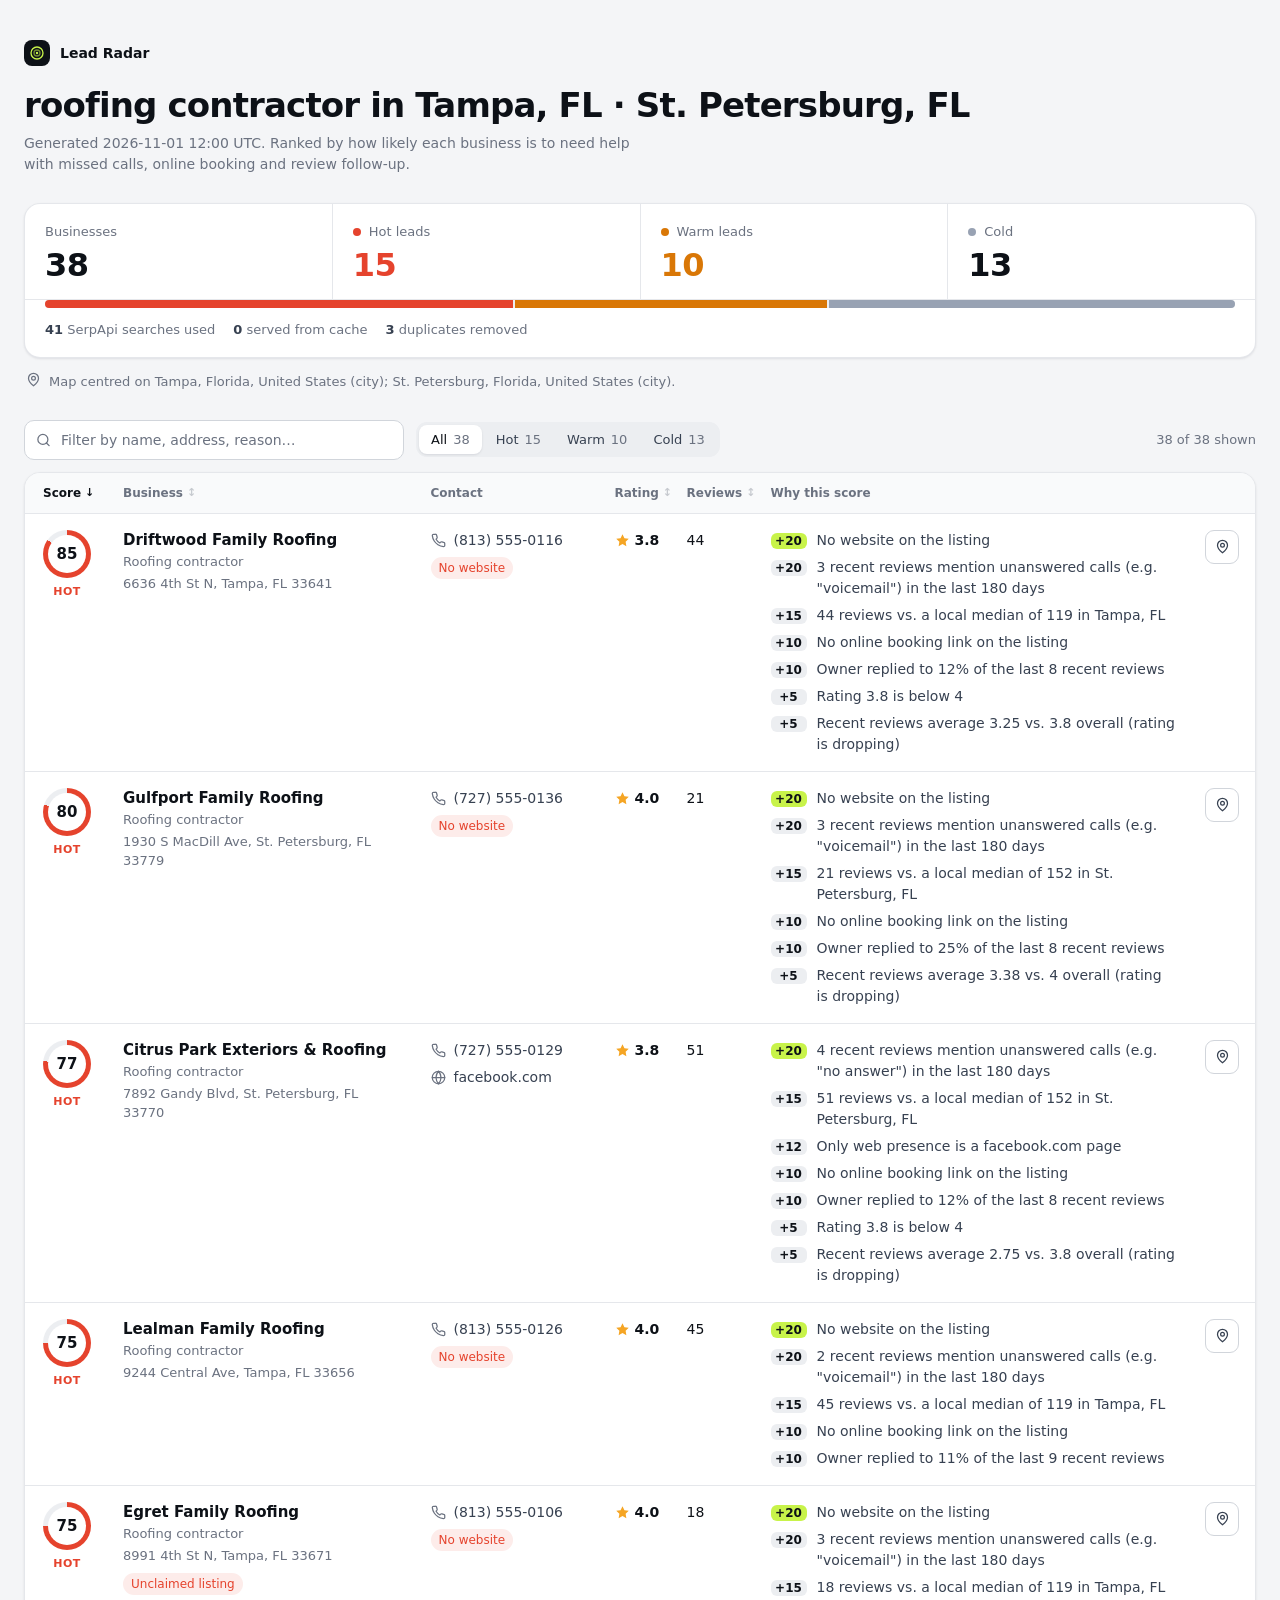
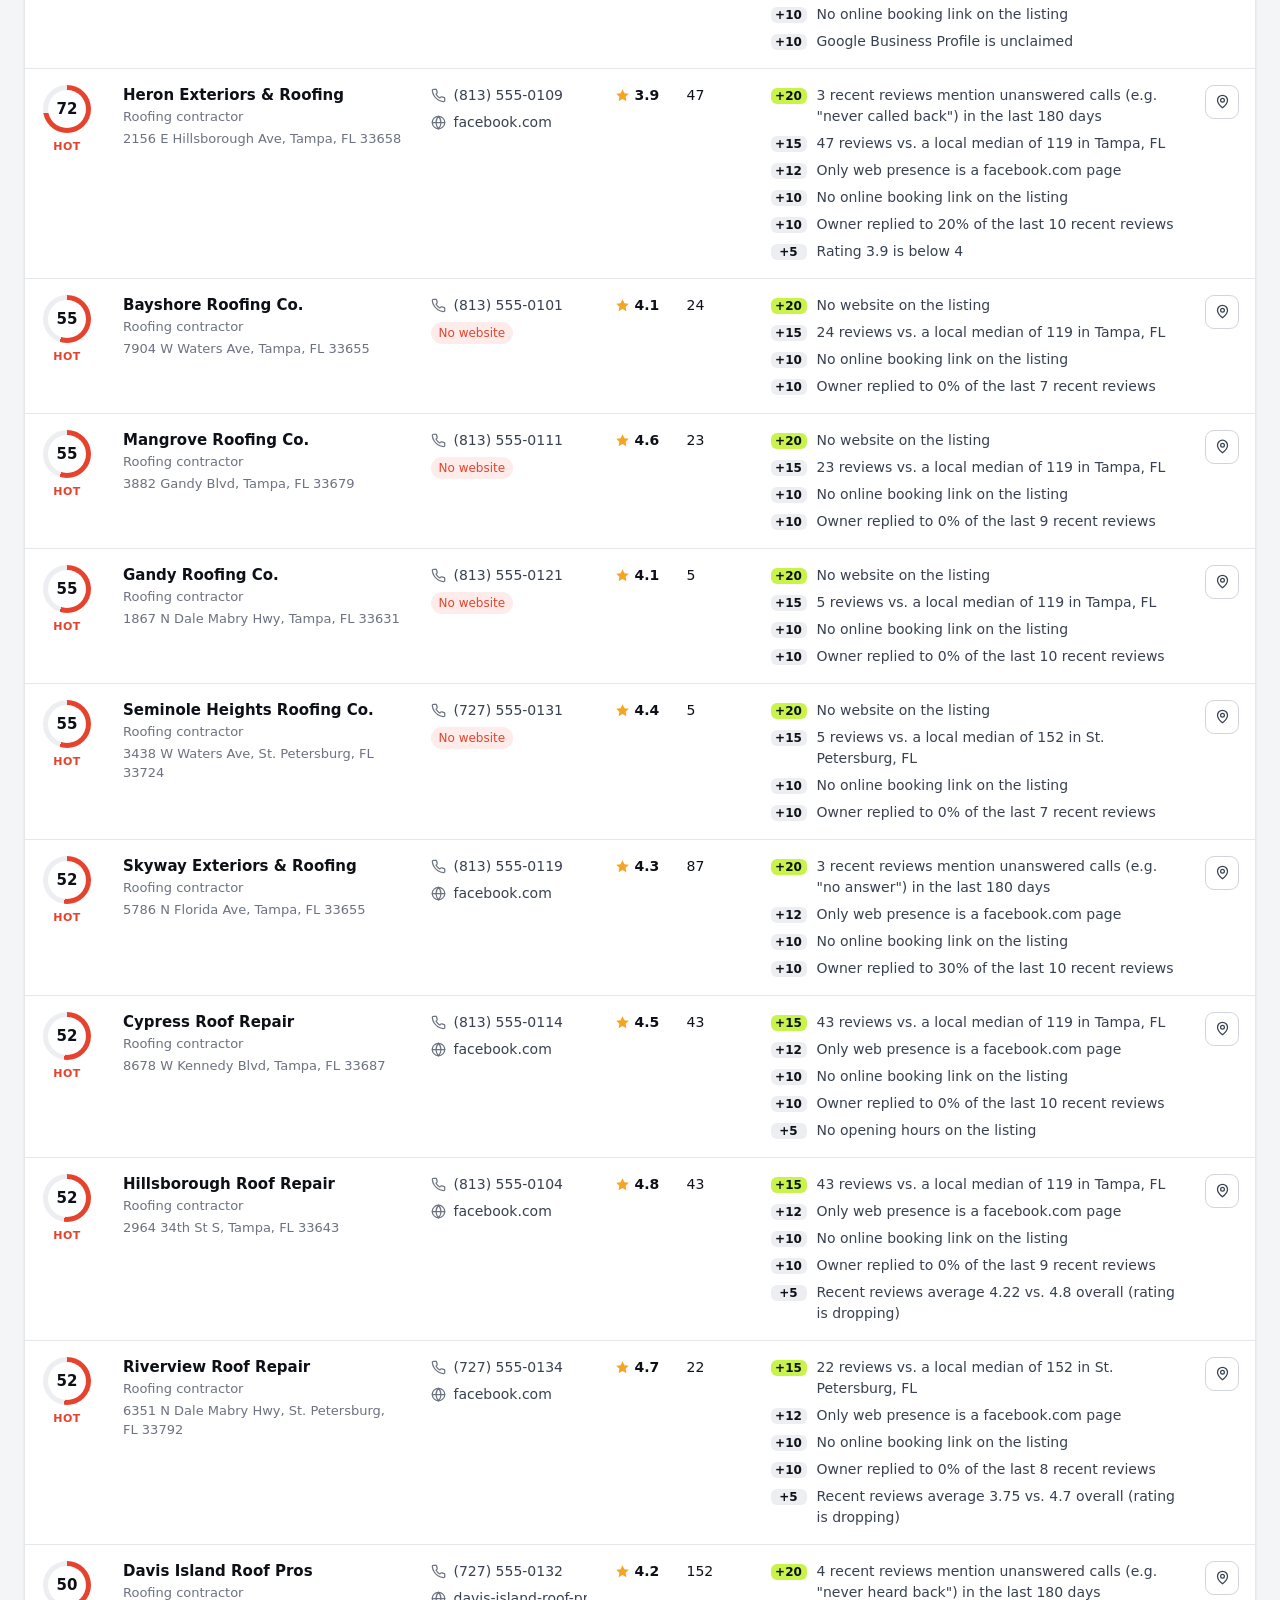
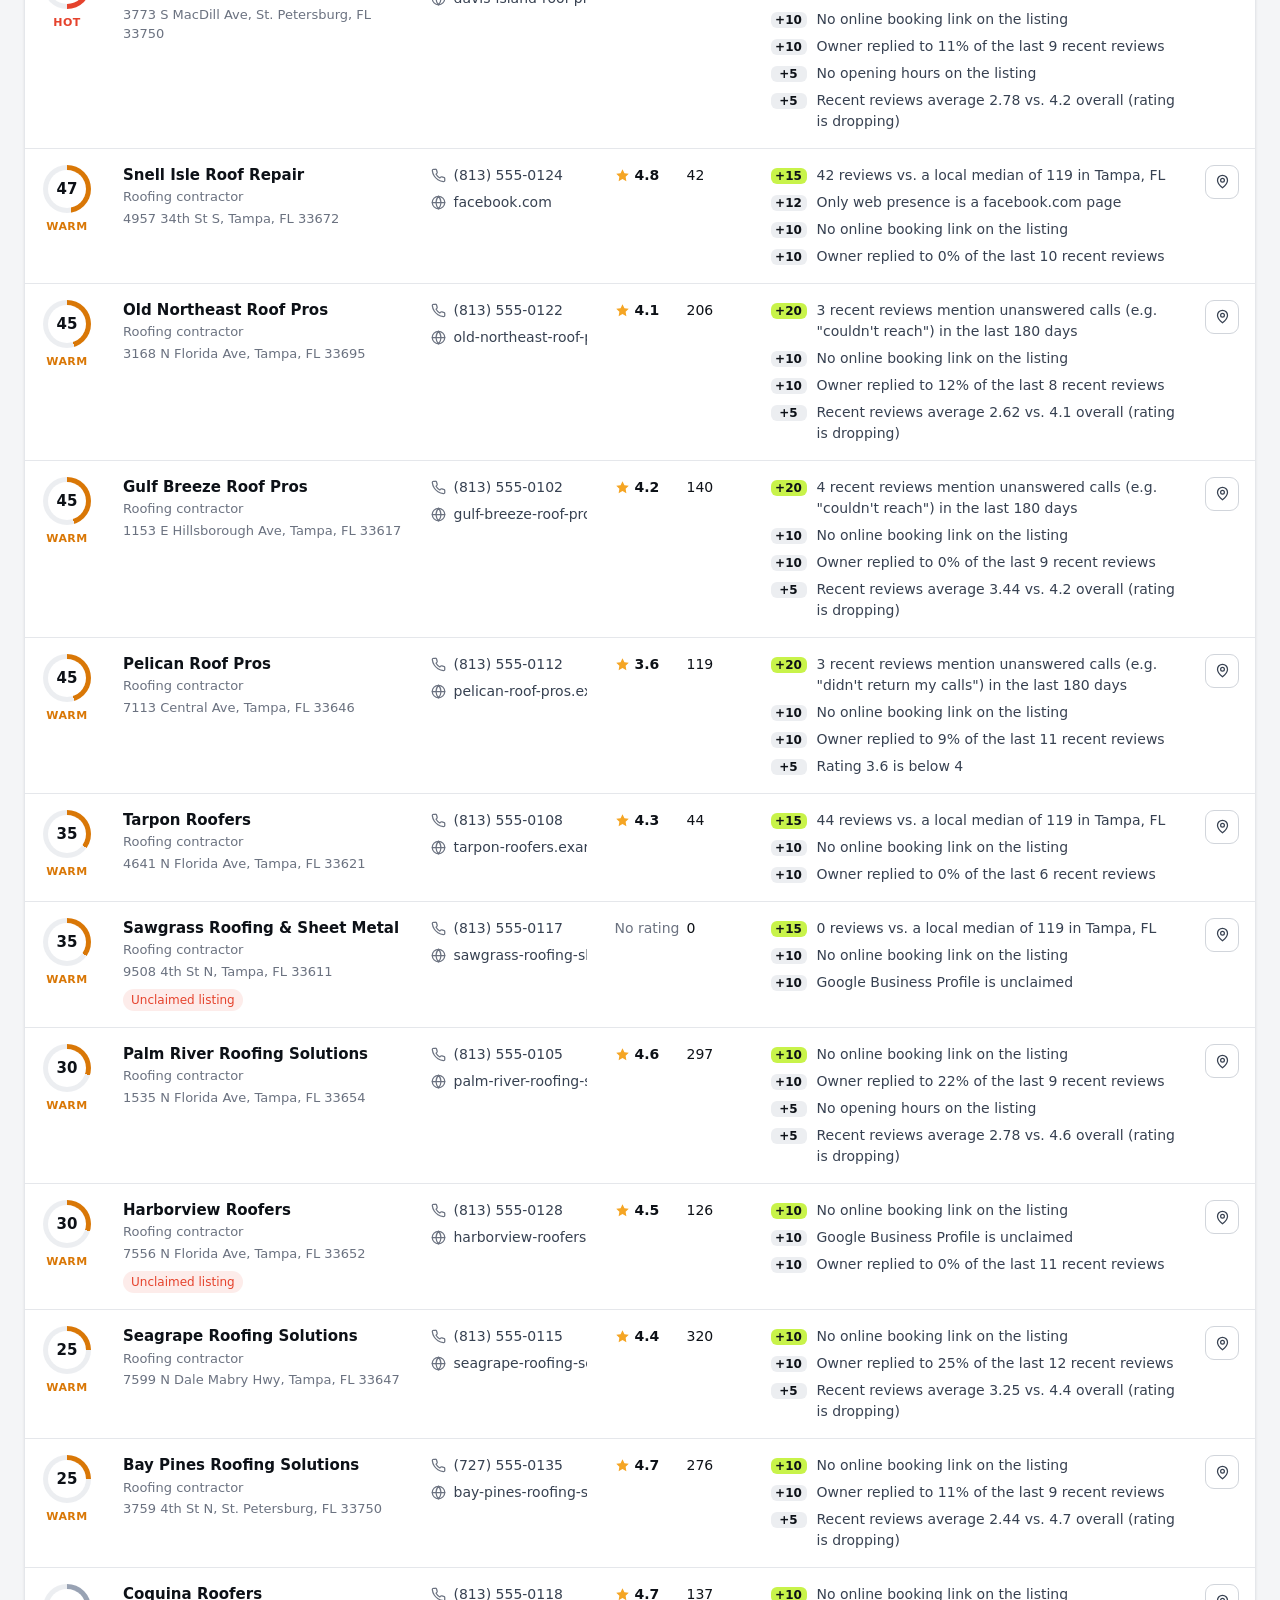
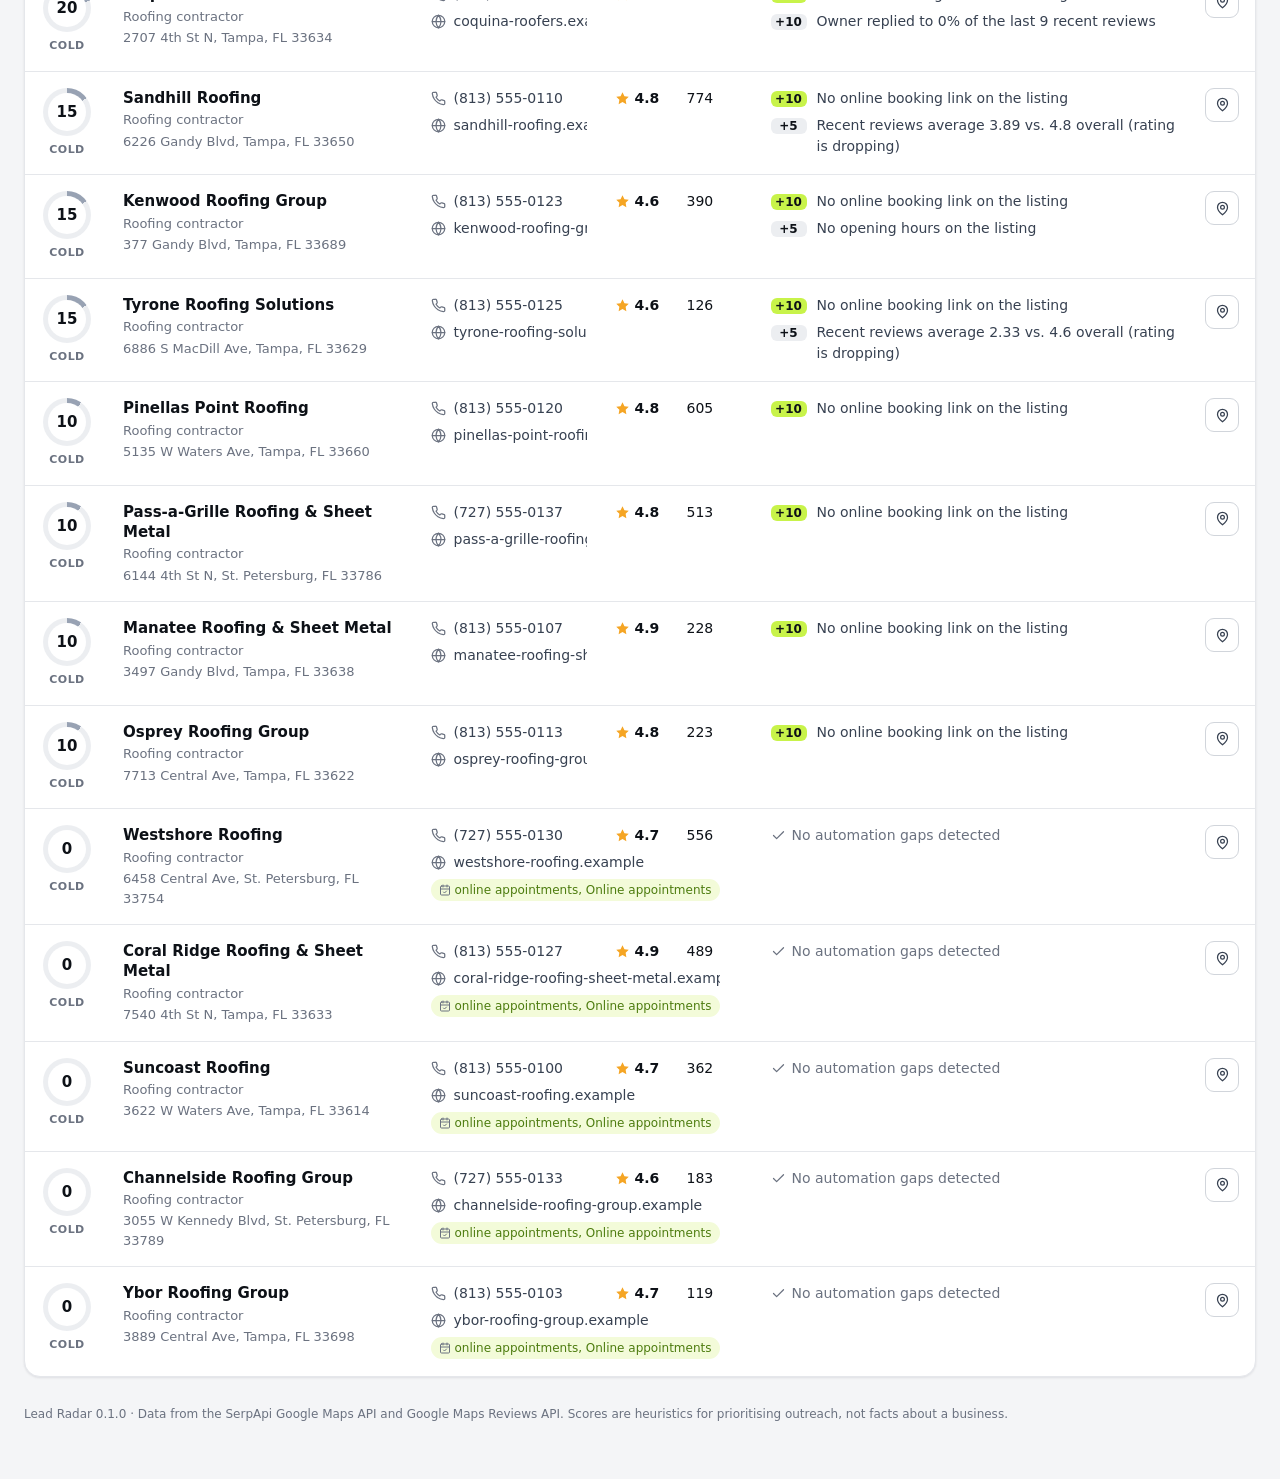
<file: examples/demo-report.html>
<!doctype html>
<html lang="en">
<head>
<meta charset="utf-8">
<meta name="viewport" content="width=device-width, initial-scale=1">
<title>Lead Radar · roofing contractor</title>
<style>
  :root {
    --bg: #f4f5f7; --surface: #ffffff; --surface-2: #f9fafb; --ink: #0d1117; --ink-2: #374151;
    --muted: #6b7280; --line: #e5e7eb; --line-2: #d1d5db; --row-hover: #fafbfc;
    --accent: #c8f34a; --accent-ink: #0d1117; --accent-text: #4d7c0f; --accent-soft: #f3fbd9;
    --hot: #e5432d; --hot-soft: #fdecea; --warm: #d97706; --warm-soft: #fdf3e1;
    --cold: #98a2b3; --cold-soft: #eef0f3; --track: #eceef1;
    --notice: #fff8e6; --notice-ink: #7a4b00; --notice-line: #f6e2b3;
    --shadow: 0 1px 2px rgb(16 24 40 / 0.04), 0 1px 3px rgb(16 24 40 / 0.06);
    --font: "Inter", ui-sans-serif, system-ui, -apple-system, "Segoe UI", Roboto, sans-serif;
    --display: "Space Grotesk", "Inter", ui-sans-serif, system-ui, -apple-system, sans-serif;
  }
  @media (prefers-color-scheme: dark) {
    :root {
      --bg: #0a0d12; --surface: #11161d; --surface-2: #0e1319; --ink: #e8eaed; --ink-2: #c4c9d1;
      --muted: #8b93a1; --line: #1f2630; --line-2: #2a323e; --row-hover: #141a22;
      --accent-text: #c8f34a; --accent-soft: #1d2410;
      --hot: #ff6b55; --hot-soft: #2a1512; --warm: #f5a524; --warm-soft: #2a1f0c;
      --cold: #6b7483; --cold-soft: #1a1f27; --track: #1f2630;
      --notice: #251d0b; --notice-ink: #f2d59a; --notice-line: #3a2e12;
      --shadow: none;
    }
  }
  * { box-sizing: border-box; }
  body {
    margin: 0; background: var(--bg); color: var(--ink); font: 14px/1.5 var(--font);
    -webkit-font-smoothing: antialiased; font-feature-settings: "cv11", "ss01";
  }
  a { color: inherit; }
  .wrap { max-width: 1320px; margin: 0 auto; padding: 40px 24px 56px; }
  .embedded .wrap { max-width: none; padding: 0 0 8px; }
  .icon { width: 15px; height: 15px; flex: none; stroke: currentColor; fill: none; stroke-width: 2;
          stroke-linecap: round; stroke-linejoin: round; vertical-align: -2px; }

  /* header (standalone file only) */
  .masthead { display: flex; align-items: center; gap: 10px; margin-bottom: 20px; font: 600 14px var(--display); }
  .masthead .mark { width: 26px; height: 26px; border-radius: 8px; background: var(--ink); display: grid; place-items: center; }
  h1 { font: 700 34px/1.15 var(--display); letter-spacing: -0.025em; margin: 0 0 8px; text-wrap: balance; }
  .lede { color: var(--muted); margin: 0 0 28px; max-width: 70ch; }

  /* summary */
  .summary {
    display: grid; grid-template-columns: repeat(4, minmax(0, 1fr)); gap: 1px; overflow: hidden;
    background: var(--line); border: 1px solid var(--line); border-radius: 16px; box-shadow: var(--shadow);
  }
  .kpi { background: var(--surface); padding: 18px 20px 16px; }
  .kpi .label { display: flex; align-items: center; gap: 8px; color: var(--muted); font-size: 13px; font-weight: 500; }
  .kpi .dot { width: 8px; height: 8px; border-radius: 50%; }
  .kpi b { display: block; font: 600 32px/1.1 var(--display); letter-spacing: -0.02em; margin-top: 6px;
           font-variant-numeric: tabular-nums; }
  .kpi.hot b { color: var(--hot); } .kpi.warm b { color: var(--warm); }
  .distribution { grid-column: 1 / -1; background: var(--surface); padding: 0 20px 18px; }
  .bar { display: flex; height: 8px; border-radius: 999px; overflow: hidden; background: var(--track); gap: 2px; }
  .bar span { display: block; height: 100%; }
  .meta-line { display: flex; flex-wrap: wrap; gap: 6px 18px; margin-top: 12px; color: var(--muted); font-size: 13px; }
  .meta-line b { color: var(--ink-2); font-weight: 600; font-variant-numeric: tabular-nums; }

  .note { color: var(--muted); font-size: 13px; margin: 14px 2px 0; display: flex; gap: 8px; align-items: flex-start; }
  .notice {
    display: flex; gap: 10px; margin: 16px 0 0; padding: 12px 16px; border-radius: 12px;
    background: var(--notice); color: var(--notice-ink); border: 1px solid var(--notice-line);
  }
  .notice ul { margin: 4px 0 0; padding-left: 18px; }
  .notice .icon { margin-top: 3px; }

  /* toolbar */
  .toolbar { display: flex; flex-wrap: wrap; gap: 12px; align-items: center; margin: 28px 0 12px; }
  .search { position: relative; flex: 1 1 260px; max-width: 380px; }
  .search .icon { position: absolute; left: 12px; top: 50%; transform: translateY(-50%); color: var(--muted); }
  .search input {
    width: 100%; height: 40px; padding: 0 12px 0 36px; border-radius: 10px; border: 1px solid var(--line-2);
    background: var(--surface); color: var(--ink); font: inherit;
  }
  .search input::placeholder { color: var(--muted); }
  .segmented { display: inline-flex; padding: 3px; gap: 2px; border-radius: 11px; background: var(--track); }
  .chip {
    border: 0; background: transparent; color: var(--ink-2); font: 500 13px var(--font); cursor: pointer;
    padding: 7px 12px; border-radius: 8px; display: inline-flex; gap: 6px; align-items: center;
  }
  .chip .n { color: var(--muted); font-variant-numeric: tabular-nums; }
  .chip[aria-pressed=true] { background: var(--surface); color: var(--ink); box-shadow: var(--shadow); }
  .count { color: var(--muted); margin-left: auto; font-size: 13px; font-variant-numeric: tabular-nums; }

  /* table */
  .table-card { background: var(--surface); border: 1px solid var(--line); border-radius: 16px;
                box-shadow: var(--shadow); overflow-x: auto; }
  table { border-collapse: collapse; width: 100%; min-width: 860px; table-layout: fixed; }
  th, td { text-align: left; vertical-align: top; padding: 16px 14px; border-bottom: 1px solid var(--line); }
  th:first-child, td:first-child { padding-left: 18px; }
  tbody tr:last-child td { border-bottom: 0; }
  tbody tr:hover td { background: var(--row-hover); }
  thead th {
    position: sticky; top: 0; z-index: 1; background: var(--surface-2); padding-top: 11px; padding-bottom: 11px;
    font-size: 12px; font-weight: 600; color: var(--muted); white-space: nowrap;
  }
  th button { all: unset; cursor: pointer; display: inline-flex; gap: 4px; align-items: center; }
  th button::after { content: "↕"; opacity: 0.35; font-size: 11px; }
  th[aria-sort=ascending] button, th[aria-sort=descending] button { color: var(--ink); }
  th[aria-sort=ascending] button::after { content: "↑"; opacity: 1; }
  th[aria-sort=descending] button::after { content: "↓"; opacity: 1; }
  :focus-visible { outline: 2px solid var(--accent-text); outline-offset: 2px; }
  .search input:focus-visible { outline: none; border-color: var(--ink); box-shadow: 0 0 0 3px rgb(200 243 74 / 0.45); }

  .ring {
    --pct: 0; --c: var(--cold);
    width: 48px; height: 48px; border-radius: 50%; display: grid; place-items: center;
    background: conic-gradient(var(--c) calc(var(--pct) * 1%), var(--track) 0);
  }
  .ring b {
    width: 38px; height: 38px; border-radius: 50%; background: var(--surface); display: grid; place-items: center;
    font: 600 15px var(--display); font-variant-numeric: tabular-nums;
  }
  tbody tr:hover .ring b { background: var(--row-hover); }
  .ring.hot { --c: var(--hot); } .ring.warm { --c: var(--warm); }
  .tier { display: block; margin-top: 6px; width: 48px; text-align: center; font-size: 11px; font-weight: 600;
          letter-spacing: 0.04em; text-transform: uppercase; color: var(--muted); }
  .tier.hot { color: var(--hot); } .tier.warm { color: var(--warm); }

  .biz { min-width: 200px; }
  thead th:nth-child(1) { width: 84px; } thead th:nth-child(2) { width: 25%; }
  thead th:nth-child(3) { width: 184px; } thead th:nth-child(4) { width: 72px; }
  thead th:nth-child(5) { width: 84px; } thead th:nth-child(7) { width: 64px; }
  .name { font-weight: 600; font-size: 15px; line-height: 1.35; }
  .sub { color: var(--muted); font-size: 13px; margin-top: 2px; }
  .tags { display: flex; flex-wrap: wrap; gap: 4px; margin-top: 8px; }
  .tag { display: inline-flex; align-items: center; gap: 4px; padding: 2px 8px; border-radius: 999px;
         font-size: 12px; font-weight: 500; background: var(--cold-soft); color: var(--ink-2); white-space: nowrap; }
  .tag.bad { background: var(--hot-soft); color: var(--hot); }
  .tag.good { background: var(--accent-soft); color: var(--accent-text); }
  .tag .icon { width: 12px; height: 12px; }

  .contact { display: grid; gap: 6px; justify-items: start; min-width: 0; }
  .contact a, .contact .tag { max-width: 100%; overflow: hidden; text-overflow: ellipsis; white-space: nowrap; }
  .contact a { display: inline-flex; gap: 8px; align-items: center; text-decoration: none; color: var(--ink-2); }
  .contact a:hover { color: var(--ink); text-decoration: underline; text-underline-offset: 3px; }
  .contact .icon { color: var(--muted); }
  .num { font-variant-numeric: tabular-nums; white-space: nowrap; }
  .rating { display: inline-flex; gap: 5px; align-items: center; font-weight: 600; }
  .rating .icon { fill: #f5a524; stroke: none; }
  .muted { color: var(--muted); }

  .why { list-style: none; margin: 0; padding: 0; display: grid; gap: 6px; }
  .why li { display: flex; gap: 10px; align-items: baseline; color: var(--ink-2); }
  .why .pts {
    flex: none; min-width: 36px; padding: 1px 0; border-radius: 6px; text-align: center;
    font: 600 12px var(--display); background: var(--track); color: var(--ink); font-variant-numeric: tabular-nums;
  }
  .why li:first-child .pts { background: var(--accent); color: var(--accent-ink); }
  .clean { color: var(--muted); display: inline-flex; gap: 6px; align-items: center; }

  .maps {
    display: inline-grid; place-items: center; width: 34px; height: 34px; border-radius: 9px;
    border: 1px solid var(--line-2); color: var(--ink-2);
  }
  .maps:hover { border-color: var(--ink); color: var(--ink); }
  .empty { padding: 56px 24px; text-align: center; color: var(--muted); }
  footer { margin-top: 28px; color: var(--muted); font-size: 12px; }

  @media (max-width: 600px) {
    .summary { grid-template-columns: repeat(2, minmax(0, 1fr)); }
    h1 { font-size: 26px; }
    .wrap { padding: 24px 16px 40px; }
  }
  @media print { .toolbar { display: none; } .table-card { overflow: visible; box-shadow: none; } }
</style>
</head>
<body>
<svg width="0" height="0" style="position:absolute" aria-hidden="true">
  <symbol id="i-phone" viewBox="0 0 24 24"><path d="M22 16.92v3a2 2 0 0 1-2.18 2 19.79 19.79 0 0 1-8.63-3.07 19.5 19.5 0 0 1-6-6 19.79 19.79 0 0 1-3.07-8.67A2 2 0 0 1 4.11 2h3a2 2 0 0 1 2 1.72 12.84 12.84 0 0 0 .7 2.81 2 2 0 0 1-.45 2.11L8.09 9.91a16 16 0 0 0 6 6l1.27-1.27a2 2 0 0 1 2.11-.45 12.84 12.84 0 0 0 2.81.7A2 2 0 0 1 22 16.92z"/></symbol>
  <symbol id="i-globe" viewBox="0 0 24 24"><circle cx="12" cy="12" r="10"/><path d="M2 12h20"/><path d="M12 2a15.3 15.3 0 0 1 4 10 15.3 15.3 0 0 1-4 10 15.3 15.3 0 0 1-4-10 15.3 15.3 0 0 1 4-10z"/></symbol>
  <symbol id="i-calendar" viewBox="0 0 24 24"><rect width="18" height="18" x="3" y="4" rx="2"/><path d="M16 2v4M8 2v4M3 10h18"/><path d="m9 16 2 2 4-4"/></symbol>
  <symbol id="i-pin" viewBox="0 0 24 24"><path d="M20 10c0 6-8 12-8 12s-8-6-8-12a8 8 0 0 1 16 0Z"/><circle cx="12" cy="10" r="3"/></symbol>
  <symbol id="i-search" viewBox="0 0 24 24"><circle cx="11" cy="11" r="8"/><path d="m21 21-4.3-4.3"/></symbol>
  <symbol id="i-star" viewBox="0 0 24 24"><path d="M12 2l3.09 6.26L22 9.27l-5 4.87 1.18 6.88L12 17.77l-6.18 3.25L7 14.14 2 9.27l6.91-1.01L12 2z"/></symbol>
  <symbol id="i-alert" viewBox="0 0 24 24"><path d="m21.73 18-8-14a2 2 0 0 0-3.48 0l-8 14A2 2 0 0 0 4 21h16a2 2 0 0 0 1.73-3Z"/><path d="M12 9v4M12 17h.01"/></symbol>
  <symbol id="i-check" viewBox="0 0 24 24"><path d="M20 6 9 17l-5-5"/></symbol>
  <symbol id="i-external" viewBox="0 0 24 24"><path d="M15 3h6v6M10 14 21 3"/><path d="M18 13v6a2 2 0 0 1-2 2H5a2 2 0 0 1-2-2V8a2 2 0 0 1 2-2h6"/></symbol>
</svg>
<div class="wrap">
  <div class="masthead">
    <span class="mark"><svg width="16" height="16" viewBox="0 0 24 24" aria-hidden="true"><circle cx="12" cy="12" r="9" fill="none" stroke="#c8f34a" stroke-width="2"/><circle cx="12" cy="12" r="4.5" fill="none" stroke="#c8f34a" stroke-width="2" opacity=".55"/><circle cx="12" cy="12" r="1.8" fill="#c8f34a"/></svg></span>
    Lead Radar
  </div>
  <header>
    <h1>roofing contractor in Tampa, FL · St. Petersburg, FL</h1>
    <p class="lede">Generated 2026-11-01 12:00 UTC.
      Ranked by how likely each business is to need help with missed calls, online booking and review follow-up.</p>
  </header>

  <section class="summary" aria-label="Summary">
    <div class="kpi"><span class="label">Businesses</span><b>38</b></div>
    <div class="kpi hot"><span class="label"><span class="dot" style="background:var(--hot)"></span>Hot leads</span><b>15</b></div>
    <div class="kpi warm"><span class="label"><span class="dot" style="background:var(--warm)"></span>Warm leads</span><b>10</b></div>
    <div class="kpi"><span class="label"><span class="dot" style="background:var(--cold)"></span>Cold</span><b>13</b></div>
    <div class="distribution">
      <div class="bar" role="img" aria-label="15 hot, 10 warm, 13 cold">
<span style="width:39.47%;background:var(--hot)"></span><span style="width:26.32%;background:var(--warm)"></span><span style="width:34.21%;background:var(--cold)"></span>      </div>
      <div class="meta-line">
        <span><b>41</b> SerpApi searches used</span>
        <span><b>0</b> served from cache</span>
        <span><b>3</b> duplicates removed</span>
      </div>
    </div>
  </section>

  <p class="note"><svg class="icon"><use href="#i-pin"/></svg>
    <span>Map centred on Tampa, Florida, United States (city); St. Petersburg, Florida, United States (city).</span>
  </p>

  <div class="toolbar">
    <label class="search"><svg class="icon"><use href="#i-search"/></svg>
      <input type="search" id="q" placeholder="Filter by name, address, reason…" aria-label="Filter leads"></label>
    <div class="segmented" role="group" aria-label="Filter by tier">
      <button class="chip" data-tier="all" aria-pressed="true">All <span class="n">38</span></button>
      <button class="chip" data-tier="hot" aria-pressed="false">Hot <span class="n">15</span></button>
      <button class="chip" data-tier="warm" aria-pressed="false">Warm <span class="n">10</span></button>
      <button class="chip" data-tier="cold" aria-pressed="false">Cold <span class="n">13</span></button>
    </div>
    <span class="count" id="count" aria-live="polite"></span>
  </div>

  <div class="table-card">
    <table id="leads">
      <thead>
        <tr>
          <th data-sort="num" aria-sort="descending"><button>Score</button></th>
          <th data-sort="text"><button>Business</button></th>
          <th>Contact</th>
          <th data-sort="num"><button>Rating</button></th>
          <th data-sort="num"><button>Reviews</button></th>
          <th>Why this score</th>
          <th></th>
        </tr>
      </thead>
      <tbody>
        <tr data-tier="hot">
          <td data-value="85">
            <div class="ring hot" style="--pct: 85"><b>85</b></div>
            <span class="tier hot">hot</span>
          </td>
          <td class="biz" data-value="driftwood family roofing">
            <div class="name">Driftwood Family Roofing</div>
            <div class="sub">Roofing contractor</div>
            <div class="sub">6636 4th St N, Tampa, FL 33641</div>
          </td>
          <td>
            <div class="contact">
<a class="num" href="tel:(813)555-0116"><svg class="icon"><use href="#i-phone"/></svg>(813) 555-0116</a>
<span><span class="tag bad">No website</span></span>            </div>
          </td>
          <td class="num" data-value="3.8">
<span class="rating"><svg class="icon"><use href="#i-star"/></svg>3.8</span>          </td>
          <td class="num" data-value="44">44</td>
          <td>
            <ul class="why">
              <li><span class="pts">+20</span><span>No website on the listing</span></li>
              <li><span class="pts">+20</span><span>3 recent reviews mention unanswered calls (e.g. &#34;voicemail&#34;) in the last 180 days</span></li>
              <li><span class="pts">+15</span><span>44 reviews vs. a local median of 119 in Tampa, FL</span></li>
              <li><span class="pts">+10</span><span>No online booking link on the listing</span></li>
              <li><span class="pts">+10</span><span>Owner replied to 12% of the last 8 recent reviews</span></li>
              <li><span class="pts">+5</span><span>Rating 3.8 is below 4</span></li>
              <li><span class="pts">+5</span><span>Recent reviews average 3.25 vs. 3.8 overall (rating is dropping)</span></li>
            </ul>
          </td>
          <td><a class="maps" href="https://www.google.com/maps/search/?api=1&amp;query=Driftwood+Family+Roofing&amp;query_place_id=ChIJ8-AMjKdJfhqhM4X-fpv_sEs" target="_blank" rel="noopener noreferrer" title="Open in Google Maps" aria-label="Open Driftwood Family Roofing in Google Maps"><svg class="icon"><use href="#i-pin"/></svg></a></td>
        </tr>
        <tr data-tier="hot">
          <td data-value="80">
            <div class="ring hot" style="--pct: 80"><b>80</b></div>
            <span class="tier hot">hot</span>
          </td>
          <td class="biz" data-value="gulfport family roofing">
            <div class="name">Gulfport Family Roofing</div>
            <div class="sub">Roofing contractor</div>
            <div class="sub">1930 S MacDill Ave, St. Petersburg, FL 33779</div>
          </td>
          <td>
            <div class="contact">
<a class="num" href="tel:(727)555-0136"><svg class="icon"><use href="#i-phone"/></svg>(727) 555-0136</a>
<span><span class="tag bad">No website</span></span>            </div>
          </td>
          <td class="num" data-value="4.0">
<span class="rating"><svg class="icon"><use href="#i-star"/></svg>4.0</span>          </td>
          <td class="num" data-value="21">21</td>
          <td>
            <ul class="why">
              <li><span class="pts">+20</span><span>No website on the listing</span></li>
              <li><span class="pts">+20</span><span>3 recent reviews mention unanswered calls (e.g. &#34;voicemail&#34;) in the last 180 days</span></li>
              <li><span class="pts">+15</span><span>21 reviews vs. a local median of 152 in St. Petersburg, FL</span></li>
              <li><span class="pts">+10</span><span>No online booking link on the listing</span></li>
              <li><span class="pts">+10</span><span>Owner replied to 25% of the last 8 recent reviews</span></li>
              <li><span class="pts">+5</span><span>Recent reviews average 3.38 vs. 4 overall (rating is dropping)</span></li>
            </ul>
          </td>
          <td><a class="maps" href="https://www.google.com/maps/search/?api=1&amp;query=Gulfport+Family+Roofing&amp;query_place_id=ChIJ2R5J-TTjLCQmPRGGzpPdYOV" target="_blank" rel="noopener noreferrer" title="Open in Google Maps" aria-label="Open Gulfport Family Roofing in Google Maps"><svg class="icon"><use href="#i-pin"/></svg></a></td>
        </tr>
        <tr data-tier="hot">
          <td data-value="77">
            <div class="ring hot" style="--pct: 77"><b>77</b></div>
            <span class="tier hot">hot</span>
          </td>
          <td class="biz" data-value="citrus park exteriors &amp; roofing">
            <div class="name">Citrus Park Exteriors &amp; Roofing</div>
            <div class="sub">Roofing contractor</div>
            <div class="sub">7892 Gandy Blvd, St. Petersburg, FL 33770</div>
          </td>
          <td>
            <div class="contact">
<a class="num" href="tel:(727)555-0129"><svg class="icon"><use href="#i-phone"/></svg>(727) 555-0129</a>
<a href="https://www.facebook.com/citrusparkexteriorsroofing" target="_blank" rel="noopener noreferrer"><svg class="icon"><use href="#i-globe"/></svg>facebook.com</a>
            </div>
          </td>
          <td class="num" data-value="3.8">
<span class="rating"><svg class="icon"><use href="#i-star"/></svg>3.8</span>          </td>
          <td class="num" data-value="51">51</td>
          <td>
            <ul class="why">
              <li><span class="pts">+20</span><span>4 recent reviews mention unanswered calls (e.g. &#34;no answer&#34;) in the last 180 days</span></li>
              <li><span class="pts">+15</span><span>51 reviews vs. a local median of 152 in St. Petersburg, FL</span></li>
              <li><span class="pts">+12</span><span>Only web presence is a facebook.com page</span></li>
              <li><span class="pts">+10</span><span>No online booking link on the listing</span></li>
              <li><span class="pts">+10</span><span>Owner replied to 12% of the last 8 recent reviews</span></li>
              <li><span class="pts">+5</span><span>Rating 3.8 is below 4</span></li>
              <li><span class="pts">+5</span><span>Recent reviews average 2.75 vs. 3.8 overall (rating is dropping)</span></li>
            </ul>
          </td>
          <td><a class="maps" href="https://www.google.com/maps/search/?api=1&amp;query=Citrus+Park+Exteriors+%26+Roofing&amp;query_place_id=ChIJnfM_gefiu5ugtqq0J-q1aSk" target="_blank" rel="noopener noreferrer" title="Open in Google Maps" aria-label="Open Citrus Park Exteriors &amp; Roofing in Google Maps"><svg class="icon"><use href="#i-pin"/></svg></a></td>
        </tr>
        <tr data-tier="hot">
          <td data-value="75">
            <div class="ring hot" style="--pct: 75"><b>75</b></div>
            <span class="tier hot">hot</span>
          </td>
          <td class="biz" data-value="lealman family roofing">
            <div class="name">Lealman Family Roofing</div>
            <div class="sub">Roofing contractor</div>
            <div class="sub">9244 Central Ave, Tampa, FL 33656</div>
          </td>
          <td>
            <div class="contact">
<a class="num" href="tel:(813)555-0126"><svg class="icon"><use href="#i-phone"/></svg>(813) 555-0126</a>
<span><span class="tag bad">No website</span></span>            </div>
          </td>
          <td class="num" data-value="4.0">
<span class="rating"><svg class="icon"><use href="#i-star"/></svg>4.0</span>          </td>
          <td class="num" data-value="45">45</td>
          <td>
            <ul class="why">
              <li><span class="pts">+20</span><span>No website on the listing</span></li>
              <li><span class="pts">+20</span><span>2 recent reviews mention unanswered calls (e.g. &#34;voicemail&#34;) in the last 180 days</span></li>
              <li><span class="pts">+15</span><span>45 reviews vs. a local median of 119 in Tampa, FL</span></li>
              <li><span class="pts">+10</span><span>No online booking link on the listing</span></li>
              <li><span class="pts">+10</span><span>Owner replied to 11% of the last 9 recent reviews</span></li>
            </ul>
          </td>
          <td><a class="maps" href="https://www.google.com/maps/search/?api=1&amp;query=Lealman+Family+Roofing&amp;query_place_id=ChIJWhpCqOLhJ2EC76eHAQXaRl7" target="_blank" rel="noopener noreferrer" title="Open in Google Maps" aria-label="Open Lealman Family Roofing in Google Maps"><svg class="icon"><use href="#i-pin"/></svg></a></td>
        </tr>
        <tr data-tier="hot">
          <td data-value="75">
            <div class="ring hot" style="--pct: 75"><b>75</b></div>
            <span class="tier hot">hot</span>
          </td>
          <td class="biz" data-value="egret family roofing">
            <div class="name">Egret Family Roofing</div>
            <div class="sub">Roofing contractor</div>
            <div class="sub">8991 4th St N, Tampa, FL 33671</div>
<div class="tags"><span class="tag bad">Unclaimed listing</span></div>          </td>
          <td>
            <div class="contact">
<a class="num" href="tel:(813)555-0106"><svg class="icon"><use href="#i-phone"/></svg>(813) 555-0106</a>
<span><span class="tag bad">No website</span></span>            </div>
          </td>
          <td class="num" data-value="4.0">
<span class="rating"><svg class="icon"><use href="#i-star"/></svg>4.0</span>          </td>
          <td class="num" data-value="18">18</td>
          <td>
            <ul class="why">
              <li><span class="pts">+20</span><span>No website on the listing</span></li>
              <li><span class="pts">+20</span><span>3 recent reviews mention unanswered calls (e.g. &#34;voicemail&#34;) in the last 180 days</span></li>
              <li><span class="pts">+15</span><span>18 reviews vs. a local median of 119 in Tampa, FL</span></li>
              <li><span class="pts">+10</span><span>No online booking link on the listing</span></li>
              <li><span class="pts">+10</span><span>Google Business Profile is unclaimed</span></li>
            </ul>
          </td>
          <td><a class="maps" href="https://www.google.com/maps/search/?api=1&amp;query=Egret+Family+Roofing&amp;query_place_id=ChIJF3dx-ZjfBoQCCdWgN4S1q5F" target="_blank" rel="noopener noreferrer" title="Open in Google Maps" aria-label="Open Egret Family Roofing in Google Maps"><svg class="icon"><use href="#i-pin"/></svg></a></td>
        </tr>
        <tr data-tier="hot">
          <td data-value="72">
            <div class="ring hot" style="--pct: 72"><b>72</b></div>
            <span class="tier hot">hot</span>
          </td>
          <td class="biz" data-value="heron exteriors &amp; roofing">
            <div class="name">Heron Exteriors &amp; Roofing</div>
            <div class="sub">Roofing contractor</div>
            <div class="sub">2156 E Hillsborough Ave, Tampa, FL 33658</div>
          </td>
          <td>
            <div class="contact">
<a class="num" href="tel:(813)555-0109"><svg class="icon"><use href="#i-phone"/></svg>(813) 555-0109</a>
<a href="https://www.facebook.com/heronexteriorsroofing" target="_blank" rel="noopener noreferrer"><svg class="icon"><use href="#i-globe"/></svg>facebook.com</a>
            </div>
          </td>
          <td class="num" data-value="3.9">
<span class="rating"><svg class="icon"><use href="#i-star"/></svg>3.9</span>          </td>
          <td class="num" data-value="47">47</td>
          <td>
            <ul class="why">
              <li><span class="pts">+20</span><span>3 recent reviews mention unanswered calls (e.g. &#34;never called back&#34;) in the last 180 days</span></li>
              <li><span class="pts">+15</span><span>47 reviews vs. a local median of 119 in Tampa, FL</span></li>
              <li><span class="pts">+12</span><span>Only web presence is a facebook.com page</span></li>
              <li><span class="pts">+10</span><span>No online booking link on the listing</span></li>
              <li><span class="pts">+10</span><span>Owner replied to 20% of the last 10 recent reviews</span></li>
              <li><span class="pts">+5</span><span>Rating 3.9 is below 4</span></li>
            </ul>
          </td>
          <td><a class="maps" href="https://www.google.com/maps/search/?api=1&amp;query=Heron+Exteriors+%26+Roofing&amp;query_place_id=ChIJMaWTGrm2tvRIUjr7xUSeMOQ" target="_blank" rel="noopener noreferrer" title="Open in Google Maps" aria-label="Open Heron Exteriors &amp; Roofing in Google Maps"><svg class="icon"><use href="#i-pin"/></svg></a></td>
        </tr>
        <tr data-tier="hot">
          <td data-value="55">
            <div class="ring hot" style="--pct: 55"><b>55</b></div>
            <span class="tier hot">hot</span>
          </td>
          <td class="biz" data-value="bayshore roofing co.">
            <div class="name">Bayshore Roofing Co.</div>
            <div class="sub">Roofing contractor</div>
            <div class="sub">7904 W Waters Ave, Tampa, FL 33655</div>
          </td>
          <td>
            <div class="contact">
<a class="num" href="tel:(813)555-0101"><svg class="icon"><use href="#i-phone"/></svg>(813) 555-0101</a>
<span><span class="tag bad">No website</span></span>            </div>
          </td>
          <td class="num" data-value="4.1">
<span class="rating"><svg class="icon"><use href="#i-star"/></svg>4.1</span>          </td>
          <td class="num" data-value="24">24</td>
          <td>
            <ul class="why">
              <li><span class="pts">+20</span><span>No website on the listing</span></li>
              <li><span class="pts">+15</span><span>24 reviews vs. a local median of 119 in Tampa, FL</span></li>
              <li><span class="pts">+10</span><span>No online booking link on the listing</span></li>
              <li><span class="pts">+10</span><span>Owner replied to 0% of the last 7 recent reviews</span></li>
            </ul>
          </td>
          <td><a class="maps" href="https://www.google.com/maps/search/?api=1&amp;query=Bayshore+Roofing+Co.&amp;query_place_id=ChIJK9VIlirP8XXAzoVF6_h276_" target="_blank" rel="noopener noreferrer" title="Open in Google Maps" aria-label="Open Bayshore Roofing Co. in Google Maps"><svg class="icon"><use href="#i-pin"/></svg></a></td>
        </tr>
        <tr data-tier="hot">
          <td data-value="55">
            <div class="ring hot" style="--pct: 55"><b>55</b></div>
            <span class="tier hot">hot</span>
          </td>
          <td class="biz" data-value="mangrove roofing co.">
            <div class="name">Mangrove Roofing Co.</div>
            <div class="sub">Roofing contractor</div>
            <div class="sub">3882 Gandy Blvd, Tampa, FL 33679</div>
          </td>
          <td>
            <div class="contact">
<a class="num" href="tel:(813)555-0111"><svg class="icon"><use href="#i-phone"/></svg>(813) 555-0111</a>
<span><span class="tag bad">No website</span></span>            </div>
          </td>
          <td class="num" data-value="4.6">
<span class="rating"><svg class="icon"><use href="#i-star"/></svg>4.6</span>          </td>
          <td class="num" data-value="23">23</td>
          <td>
            <ul class="why">
              <li><span class="pts">+20</span><span>No website on the listing</span></li>
              <li><span class="pts">+15</span><span>23 reviews vs. a local median of 119 in Tampa, FL</span></li>
              <li><span class="pts">+10</span><span>No online booking link on the listing</span></li>
              <li><span class="pts">+10</span><span>Owner replied to 0% of the last 9 recent reviews</span></li>
            </ul>
          </td>
          <td><a class="maps" href="https://www.google.com/maps/search/?api=1&amp;query=Mangrove+Roofing+Co.&amp;query_place_id=ChIJ-CKq6Hr4wyLmzKUV6WYcirw" target="_blank" rel="noopener noreferrer" title="Open in Google Maps" aria-label="Open Mangrove Roofing Co. in Google Maps"><svg class="icon"><use href="#i-pin"/></svg></a></td>
        </tr>
        <tr data-tier="hot">
          <td data-value="55">
            <div class="ring hot" style="--pct: 55"><b>55</b></div>
            <span class="tier hot">hot</span>
          </td>
          <td class="biz" data-value="gandy roofing co.">
            <div class="name">Gandy Roofing Co.</div>
            <div class="sub">Roofing contractor</div>
            <div class="sub">1867 N Dale Mabry Hwy, Tampa, FL 33631</div>
          </td>
          <td>
            <div class="contact">
<a class="num" href="tel:(813)555-0121"><svg class="icon"><use href="#i-phone"/></svg>(813) 555-0121</a>
<span><span class="tag bad">No website</span></span>            </div>
          </td>
          <td class="num" data-value="4.1">
<span class="rating"><svg class="icon"><use href="#i-star"/></svg>4.1</span>          </td>
          <td class="num" data-value="5">5</td>
          <td>
            <ul class="why">
              <li><span class="pts">+20</span><span>No website on the listing</span></li>
              <li><span class="pts">+15</span><span>5 reviews vs. a local median of 119 in Tampa, FL</span></li>
              <li><span class="pts">+10</span><span>No online booking link on the listing</span></li>
              <li><span class="pts">+10</span><span>Owner replied to 0% of the last 10 recent reviews</span></li>
            </ul>
          </td>
          <td><a class="maps" href="https://www.google.com/maps/search/?api=1&amp;query=Gandy+Roofing+Co.&amp;query_place_id=ChIJNhxy83gaJBJt1UPy7abq3Al" target="_blank" rel="noopener noreferrer" title="Open in Google Maps" aria-label="Open Gandy Roofing Co. in Google Maps"><svg class="icon"><use href="#i-pin"/></svg></a></td>
        </tr>
        <tr data-tier="hot">
          <td data-value="55">
            <div class="ring hot" style="--pct: 55"><b>55</b></div>
            <span class="tier hot">hot</span>
          </td>
          <td class="biz" data-value="seminole heights roofing co.">
            <div class="name">Seminole Heights Roofing Co.</div>
            <div class="sub">Roofing contractor</div>
            <div class="sub">3438 W Waters Ave, St. Petersburg, FL 33724</div>
          </td>
          <td>
            <div class="contact">
<a class="num" href="tel:(727)555-0131"><svg class="icon"><use href="#i-phone"/></svg>(727) 555-0131</a>
<span><span class="tag bad">No website</span></span>            </div>
          </td>
          <td class="num" data-value="4.4">
<span class="rating"><svg class="icon"><use href="#i-star"/></svg>4.4</span>          </td>
          <td class="num" data-value="5">5</td>
          <td>
            <ul class="why">
              <li><span class="pts">+20</span><span>No website on the listing</span></li>
              <li><span class="pts">+15</span><span>5 reviews vs. a local median of 152 in St. Petersburg, FL</span></li>
              <li><span class="pts">+10</span><span>No online booking link on the listing</span></li>
              <li><span class="pts">+10</span><span>Owner replied to 0% of the last 7 recent reviews</span></li>
            </ul>
          </td>
          <td><a class="maps" href="https://www.google.com/maps/search/?api=1&amp;query=Seminole+Heights+Roofing+Co.&amp;query_place_id=ChIJU0VCK2A2SKx9duZhGSnfAdp" target="_blank" rel="noopener noreferrer" title="Open in Google Maps" aria-label="Open Seminole Heights Roofing Co. in Google Maps"><svg class="icon"><use href="#i-pin"/></svg></a></td>
        </tr>
        <tr data-tier="hot">
          <td data-value="52">
            <div class="ring hot" style="--pct: 52"><b>52</b></div>
            <span class="tier hot">hot</span>
          </td>
          <td class="biz" data-value="skyway exteriors &amp; roofing">
            <div class="name">Skyway Exteriors &amp; Roofing</div>
            <div class="sub">Roofing contractor</div>
            <div class="sub">5786 N Florida Ave, Tampa, FL 33655</div>
          </td>
          <td>
            <div class="contact">
<a class="num" href="tel:(813)555-0119"><svg class="icon"><use href="#i-phone"/></svg>(813) 555-0119</a>
<a href="https://www.facebook.com/skywayexteriorsroofing" target="_blank" rel="noopener noreferrer"><svg class="icon"><use href="#i-globe"/></svg>facebook.com</a>
            </div>
          </td>
          <td class="num" data-value="4.3">
<span class="rating"><svg class="icon"><use href="#i-star"/></svg>4.3</span>          </td>
          <td class="num" data-value="87">87</td>
          <td>
            <ul class="why">
              <li><span class="pts">+20</span><span>3 recent reviews mention unanswered calls (e.g. &#34;no answer&#34;) in the last 180 days</span></li>
              <li><span class="pts">+12</span><span>Only web presence is a facebook.com page</span></li>
              <li><span class="pts">+10</span><span>No online booking link on the listing</span></li>
              <li><span class="pts">+10</span><span>Owner replied to 30% of the last 10 recent reviews</span></li>
            </ul>
          </td>
          <td><a class="maps" href="https://www.google.com/maps/search/?api=1&amp;query=Skyway+Exteriors+%26+Roofing&amp;query_place_id=ChIJDAOfaPKQPDPlGY2VGwkUDnO" target="_blank" rel="noopener noreferrer" title="Open in Google Maps" aria-label="Open Skyway Exteriors &amp; Roofing in Google Maps"><svg class="icon"><use href="#i-pin"/></svg></a></td>
        </tr>
        <tr data-tier="hot">
          <td data-value="52">
            <div class="ring hot" style="--pct: 52"><b>52</b></div>
            <span class="tier hot">hot</span>
          </td>
          <td class="biz" data-value="cypress roof repair">
            <div class="name">Cypress Roof Repair</div>
            <div class="sub">Roofing contractor</div>
            <div class="sub">8678 W Kennedy Blvd, Tampa, FL 33687</div>
          </td>
          <td>
            <div class="contact">
<a class="num" href="tel:(813)555-0114"><svg class="icon"><use href="#i-phone"/></svg>(813) 555-0114</a>
<a href="https://www.facebook.com/cypressroofrepair" target="_blank" rel="noopener noreferrer"><svg class="icon"><use href="#i-globe"/></svg>facebook.com</a>
            </div>
          </td>
          <td class="num" data-value="4.5">
<span class="rating"><svg class="icon"><use href="#i-star"/></svg>4.5</span>          </td>
          <td class="num" data-value="43">43</td>
          <td>
            <ul class="why">
              <li><span class="pts">+15</span><span>43 reviews vs. a local median of 119 in Tampa, FL</span></li>
              <li><span class="pts">+12</span><span>Only web presence is a facebook.com page</span></li>
              <li><span class="pts">+10</span><span>No online booking link on the listing</span></li>
              <li><span class="pts">+10</span><span>Owner replied to 0% of the last 10 recent reviews</span></li>
              <li><span class="pts">+5</span><span>No opening hours on the listing</span></li>
            </ul>
          </td>
          <td><a class="maps" href="https://www.google.com/maps/search/?api=1&amp;query=Cypress+Roof+Repair&amp;query_place_id=ChIJq_YryTGzzVWVNy8A70dDuQt" target="_blank" rel="noopener noreferrer" title="Open in Google Maps" aria-label="Open Cypress Roof Repair in Google Maps"><svg class="icon"><use href="#i-pin"/></svg></a></td>
        </tr>
        <tr data-tier="hot">
          <td data-value="52">
            <div class="ring hot" style="--pct: 52"><b>52</b></div>
            <span class="tier hot">hot</span>
          </td>
          <td class="biz" data-value="hillsborough roof repair">
            <div class="name">Hillsborough Roof Repair</div>
            <div class="sub">Roofing contractor</div>
            <div class="sub">2964 34th St S, Tampa, FL 33643</div>
          </td>
          <td>
            <div class="contact">
<a class="num" href="tel:(813)555-0104"><svg class="icon"><use href="#i-phone"/></svg>(813) 555-0104</a>
<a href="https://www.facebook.com/hillsboroughroofrepair" target="_blank" rel="noopener noreferrer"><svg class="icon"><use href="#i-globe"/></svg>facebook.com</a>
            </div>
          </td>
          <td class="num" data-value="4.8">
<span class="rating"><svg class="icon"><use href="#i-star"/></svg>4.8</span>          </td>
          <td class="num" data-value="43">43</td>
          <td>
            <ul class="why">
              <li><span class="pts">+15</span><span>43 reviews vs. a local median of 119 in Tampa, FL</span></li>
              <li><span class="pts">+12</span><span>Only web presence is a facebook.com page</span></li>
              <li><span class="pts">+10</span><span>No online booking link on the listing</span></li>
              <li><span class="pts">+10</span><span>Owner replied to 0% of the last 9 recent reviews</span></li>
              <li><span class="pts">+5</span><span>Recent reviews average 4.22 vs. 4.8 overall (rating is dropping)</span></li>
            </ul>
          </td>
          <td><a class="maps" href="https://www.google.com/maps/search/?api=1&amp;query=Hillsborough+Roof+Repair&amp;query_place_id=ChIJfYsgU_-eyxx4heSoTNI1ZIn" target="_blank" rel="noopener noreferrer" title="Open in Google Maps" aria-label="Open Hillsborough Roof Repair in Google Maps"><svg class="icon"><use href="#i-pin"/></svg></a></td>
        </tr>
        <tr data-tier="hot">
          <td data-value="52">
            <div class="ring hot" style="--pct: 52"><b>52</b></div>
            <span class="tier hot">hot</span>
          </td>
          <td class="biz" data-value="riverview roof repair">
            <div class="name">Riverview Roof Repair</div>
            <div class="sub">Roofing contractor</div>
            <div class="sub">6351 N Dale Mabry Hwy, St. Petersburg, FL 33792</div>
          </td>
          <td>
            <div class="contact">
<a class="num" href="tel:(727)555-0134"><svg class="icon"><use href="#i-phone"/></svg>(727) 555-0134</a>
<a href="https://www.facebook.com/riverviewroofrepair" target="_blank" rel="noopener noreferrer"><svg class="icon"><use href="#i-globe"/></svg>facebook.com</a>
            </div>
          </td>
          <td class="num" data-value="4.7">
<span class="rating"><svg class="icon"><use href="#i-star"/></svg>4.7</span>          </td>
          <td class="num" data-value="22">22</td>
          <td>
            <ul class="why">
              <li><span class="pts">+15</span><span>22 reviews vs. a local median of 152 in St. Petersburg, FL</span></li>
              <li><span class="pts">+12</span><span>Only web presence is a facebook.com page</span></li>
              <li><span class="pts">+10</span><span>No online booking link on the listing</span></li>
              <li><span class="pts">+10</span><span>Owner replied to 0% of the last 8 recent reviews</span></li>
              <li><span class="pts">+5</span><span>Recent reviews average 3.75 vs. 4.7 overall (rating is dropping)</span></li>
            </ul>
          </td>
          <td><a class="maps" href="https://www.google.com/maps/search/?api=1&amp;query=Riverview+Roof+Repair&amp;query_place_id=ChIJTnoytbcDpdGLV_eJQWcClW5" target="_blank" rel="noopener noreferrer" title="Open in Google Maps" aria-label="Open Riverview Roof Repair in Google Maps"><svg class="icon"><use href="#i-pin"/></svg></a></td>
        </tr>
        <tr data-tier="hot">
          <td data-value="50">
            <div class="ring hot" style="--pct: 50"><b>50</b></div>
            <span class="tier hot">hot</span>
          </td>
          <td class="biz" data-value="davis island roof pros">
            <div class="name">Davis Island Roof Pros</div>
            <div class="sub">Roofing contractor</div>
            <div class="sub">3773 S MacDill Ave, St. Petersburg, FL 33750</div>
          </td>
          <td>
            <div class="contact">
<a class="num" href="tel:(727)555-0132"><svg class="icon"><use href="#i-phone"/></svg>(727) 555-0132</a>
<a href="https://www.davis-island-roof-pros.example/" target="_blank" rel="noopener noreferrer"><svg class="icon"><use href="#i-globe"/></svg>davis-island-roof-pros.example</a>
            </div>
          </td>
          <td class="num" data-value="4.2">
<span class="rating"><svg class="icon"><use href="#i-star"/></svg>4.2</span>          </td>
          <td class="num" data-value="152">152</td>
          <td>
            <ul class="why">
              <li><span class="pts">+20</span><span>4 recent reviews mention unanswered calls (e.g. &#34;never heard back&#34;) in the last 180 days</span></li>
              <li><span class="pts">+10</span><span>No online booking link on the listing</span></li>
              <li><span class="pts">+10</span><span>Owner replied to 11% of the last 9 recent reviews</span></li>
              <li><span class="pts">+5</span><span>No opening hours on the listing</span></li>
              <li><span class="pts">+5</span><span>Recent reviews average 2.78 vs. 4.2 overall (rating is dropping)</span></li>
            </ul>
          </td>
          <td><a class="maps" href="https://www.google.com/maps/search/?api=1&amp;query=Davis+Island+Roof+Pros&amp;query_place_id=ChIJGsAcmVjCDCnuo6aN1deptsC" target="_blank" rel="noopener noreferrer" title="Open in Google Maps" aria-label="Open Davis Island Roof Pros in Google Maps"><svg class="icon"><use href="#i-pin"/></svg></a></td>
        </tr>
        <tr data-tier="warm">
          <td data-value="47">
            <div class="ring warm" style="--pct: 47"><b>47</b></div>
            <span class="tier warm">warm</span>
          </td>
          <td class="biz" data-value="snell isle roof repair">
            <div class="name">Snell Isle Roof Repair</div>
            <div class="sub">Roofing contractor</div>
            <div class="sub">4957 34th St S, Tampa, FL 33672</div>
          </td>
          <td>
            <div class="contact">
<a class="num" href="tel:(813)555-0124"><svg class="icon"><use href="#i-phone"/></svg>(813) 555-0124</a>
<a href="https://www.facebook.com/snellisleroofrepair" target="_blank" rel="noopener noreferrer"><svg class="icon"><use href="#i-globe"/></svg>facebook.com</a>
            </div>
          </td>
          <td class="num" data-value="4.8">
<span class="rating"><svg class="icon"><use href="#i-star"/></svg>4.8</span>          </td>
          <td class="num" data-value="42">42</td>
          <td>
            <ul class="why">
              <li><span class="pts">+15</span><span>42 reviews vs. a local median of 119 in Tampa, FL</span></li>
              <li><span class="pts">+12</span><span>Only web presence is a facebook.com page</span></li>
              <li><span class="pts">+10</span><span>No online booking link on the listing</span></li>
              <li><span class="pts">+10</span><span>Owner replied to 0% of the last 10 recent reviews</span></li>
            </ul>
          </td>
          <td><a class="maps" href="https://www.google.com/maps/search/?api=1&amp;query=Snell+Isle+Roof+Repair&amp;query_place_id=ChIJOmL9HPKnIij1uHFm4Ztp7X-" target="_blank" rel="noopener noreferrer" title="Open in Google Maps" aria-label="Open Snell Isle Roof Repair in Google Maps"><svg class="icon"><use href="#i-pin"/></svg></a></td>
        </tr>
        <tr data-tier="warm">
          <td data-value="45">
            <div class="ring warm" style="--pct: 45"><b>45</b></div>
            <span class="tier warm">warm</span>
          </td>
          <td class="biz" data-value="old northeast roof pros">
            <div class="name">Old Northeast Roof Pros</div>
            <div class="sub">Roofing contractor</div>
            <div class="sub">3168 N Florida Ave, Tampa, FL 33695</div>
          </td>
          <td>
            <div class="contact">
<a class="num" href="tel:(813)555-0122"><svg class="icon"><use href="#i-phone"/></svg>(813) 555-0122</a>
<a href="https://www.old-northeast-roof-pros.example/" target="_blank" rel="noopener noreferrer"><svg class="icon"><use href="#i-globe"/></svg>old-northeast-roof-pros.example</a>
            </div>
          </td>
          <td class="num" data-value="4.1">
<span class="rating"><svg class="icon"><use href="#i-star"/></svg>4.1</span>          </td>
          <td class="num" data-value="206">206</td>
          <td>
            <ul class="why">
              <li><span class="pts">+20</span><span>3 recent reviews mention unanswered calls (e.g. &#34;couldn&#39;t reach&#34;) in the last 180 days</span></li>
              <li><span class="pts">+10</span><span>No online booking link on the listing</span></li>
              <li><span class="pts">+10</span><span>Owner replied to 12% of the last 8 recent reviews</span></li>
              <li><span class="pts">+5</span><span>Recent reviews average 2.62 vs. 4.1 overall (rating is dropping)</span></li>
            </ul>
          </td>
          <td><a class="maps" href="https://www.google.com/maps/search/?api=1&amp;query=Old+Northeast+Roof+Pros&amp;query_place_id=ChIJJSa09koJxPg8A0JMiT1Gp0G" target="_blank" rel="noopener noreferrer" title="Open in Google Maps" aria-label="Open Old Northeast Roof Pros in Google Maps"><svg class="icon"><use href="#i-pin"/></svg></a></td>
        </tr>
        <tr data-tier="warm">
          <td data-value="45">
            <div class="ring warm" style="--pct: 45"><b>45</b></div>
            <span class="tier warm">warm</span>
          </td>
          <td class="biz" data-value="gulf breeze roof pros">
            <div class="name">Gulf Breeze Roof Pros</div>
            <div class="sub">Roofing contractor</div>
            <div class="sub">1153 E Hillsborough Ave, Tampa, FL 33617</div>
          </td>
          <td>
            <div class="contact">
<a class="num" href="tel:(813)555-0102"><svg class="icon"><use href="#i-phone"/></svg>(813) 555-0102</a>
<a href="https://www.gulf-breeze-roof-pros.example/" target="_blank" rel="noopener noreferrer"><svg class="icon"><use href="#i-globe"/></svg>gulf-breeze-roof-pros.example</a>
            </div>
          </td>
          <td class="num" data-value="4.2">
<span class="rating"><svg class="icon"><use href="#i-star"/></svg>4.2</span>          </td>
          <td class="num" data-value="140">140</td>
          <td>
            <ul class="why">
              <li><span class="pts">+20</span><span>4 recent reviews mention unanswered calls (e.g. &#34;couldn&#39;t reach&#34;) in the last 180 days</span></li>
              <li><span class="pts">+10</span><span>No online booking link on the listing</span></li>
              <li><span class="pts">+10</span><span>Owner replied to 0% of the last 9 recent reviews</span></li>
              <li><span class="pts">+5</span><span>Recent reviews average 3.44 vs. 4.2 overall (rating is dropping)</span></li>
            </ul>
          </td>
          <td><a class="maps" href="https://www.google.com/maps/search/?api=1&amp;query=Gulf+Breeze+Roof+Pros&amp;query_place_id=ChIJnEVVuM7_DHUIkT974xgi1x4" target="_blank" rel="noopener noreferrer" title="Open in Google Maps" aria-label="Open Gulf Breeze Roof Pros in Google Maps"><svg class="icon"><use href="#i-pin"/></svg></a></td>
        </tr>
        <tr data-tier="warm">
          <td data-value="45">
            <div class="ring warm" style="--pct: 45"><b>45</b></div>
            <span class="tier warm">warm</span>
          </td>
          <td class="biz" data-value="pelican roof pros">
            <div class="name">Pelican Roof Pros</div>
            <div class="sub">Roofing contractor</div>
            <div class="sub">7113 Central Ave, Tampa, FL 33646</div>
          </td>
          <td>
            <div class="contact">
<a class="num" href="tel:(813)555-0112"><svg class="icon"><use href="#i-phone"/></svg>(813) 555-0112</a>
<a href="https://www.pelican-roof-pros.example/" target="_blank" rel="noopener noreferrer"><svg class="icon"><use href="#i-globe"/></svg>pelican-roof-pros.example</a>
            </div>
          </td>
          <td class="num" data-value="3.6">
<span class="rating"><svg class="icon"><use href="#i-star"/></svg>3.6</span>          </td>
          <td class="num" data-value="119">119</td>
          <td>
            <ul class="why">
              <li><span class="pts">+20</span><span>3 recent reviews mention unanswered calls (e.g. &#34;didn&#39;t return my calls&#34;) in the last 180 days</span></li>
              <li><span class="pts">+10</span><span>No online booking link on the listing</span></li>
              <li><span class="pts">+10</span><span>Owner replied to 9% of the last 11 recent reviews</span></li>
              <li><span class="pts">+5</span><span>Rating 3.6 is below 4</span></li>
            </ul>
          </td>
          <td><a class="maps" href="https://www.google.com/maps/search/?api=1&amp;query=Pelican+Roof+Pros&amp;query_place_id=ChIJbGnnltU8gYE7jwkrqkUtxiK" target="_blank" rel="noopener noreferrer" title="Open in Google Maps" aria-label="Open Pelican Roof Pros in Google Maps"><svg class="icon"><use href="#i-pin"/></svg></a></td>
        </tr>
        <tr data-tier="warm">
          <td data-value="35">
            <div class="ring warm" style="--pct: 35"><b>35</b></div>
            <span class="tier warm">warm</span>
          </td>
          <td class="biz" data-value="tarpon roofers">
            <div class="name">Tarpon Roofers</div>
            <div class="sub">Roofing contractor</div>
            <div class="sub">4641 N Florida Ave, Tampa, FL 33621</div>
          </td>
          <td>
            <div class="contact">
<a class="num" href="tel:(813)555-0108"><svg class="icon"><use href="#i-phone"/></svg>(813) 555-0108</a>
<a href="https://www.tarpon-roofers.example/" target="_blank" rel="noopener noreferrer"><svg class="icon"><use href="#i-globe"/></svg>tarpon-roofers.example</a>
            </div>
          </td>
          <td class="num" data-value="4.3">
<span class="rating"><svg class="icon"><use href="#i-star"/></svg>4.3</span>          </td>
          <td class="num" data-value="44">44</td>
          <td>
            <ul class="why">
              <li><span class="pts">+15</span><span>44 reviews vs. a local median of 119 in Tampa, FL</span></li>
              <li><span class="pts">+10</span><span>No online booking link on the listing</span></li>
              <li><span class="pts">+10</span><span>Owner replied to 0% of the last 6 recent reviews</span></li>
            </ul>
          </td>
          <td><a class="maps" href="https://www.google.com/maps/search/?api=1&amp;query=Tarpon+Roofers&amp;query_place_id=ChIJ3E5u0eCTfYRkIa0Gi5hPwpk" target="_blank" rel="noopener noreferrer" title="Open in Google Maps" aria-label="Open Tarpon Roofers in Google Maps"><svg class="icon"><use href="#i-pin"/></svg></a></td>
        </tr>
        <tr data-tier="warm">
          <td data-value="35">
            <div class="ring warm" style="--pct: 35"><b>35</b></div>
            <span class="tier warm">warm</span>
          </td>
          <td class="biz" data-value="sawgrass roofing &amp; sheet metal">
            <div class="name">Sawgrass Roofing &amp; Sheet Metal</div>
            <div class="sub">Roofing contractor</div>
            <div class="sub">9508 4th St N, Tampa, FL 33611</div>
<div class="tags"><span class="tag bad">Unclaimed listing</span></div>          </td>
          <td>
            <div class="contact">
<a class="num" href="tel:(813)555-0117"><svg class="icon"><use href="#i-phone"/></svg>(813) 555-0117</a>
<a href="https://www.sawgrass-roofing-sheet-metal.example/" target="_blank" rel="noopener noreferrer"><svg class="icon"><use href="#i-globe"/></svg>sawgrass-roofing-sheet-metal.example</a>
            </div>
          </td>
          <td class="num" data-value="-1">
<span class="muted">No rating</span>          </td>
          <td class="num" data-value="0">0</td>
          <td>
            <ul class="why">
              <li><span class="pts">+15</span><span>0 reviews vs. a local median of 119 in Tampa, FL</span></li>
              <li><span class="pts">+10</span><span>No online booking link on the listing</span></li>
              <li><span class="pts">+10</span><span>Google Business Profile is unclaimed</span></li>
            </ul>
          </td>
          <td><a class="maps" href="https://www.google.com/maps/search/?api=1&amp;query=Sawgrass+Roofing+%26+Sheet+Metal&amp;query_place_id=ChIJR8mENvE-KOEHGKGHTcvYa4X" target="_blank" rel="noopener noreferrer" title="Open in Google Maps" aria-label="Open Sawgrass Roofing &amp; Sheet Metal in Google Maps"><svg class="icon"><use href="#i-pin"/></svg></a></td>
        </tr>
        <tr data-tier="warm">
          <td data-value="30">
            <div class="ring warm" style="--pct: 30"><b>30</b></div>
            <span class="tier warm">warm</span>
          </td>
          <td class="biz" data-value="palm river roofing solutions">
            <div class="name">Palm River Roofing Solutions</div>
            <div class="sub">Roofing contractor</div>
            <div class="sub">1535 N Florida Ave, Tampa, FL 33654</div>
          </td>
          <td>
            <div class="contact">
<a class="num" href="tel:(813)555-0105"><svg class="icon"><use href="#i-phone"/></svg>(813) 555-0105</a>
<a href="https://www.palm-river-roofing-solutions.example/" target="_blank" rel="noopener noreferrer"><svg class="icon"><use href="#i-globe"/></svg>palm-river-roofing-solutions.example</a>
            </div>
          </td>
          <td class="num" data-value="4.6">
<span class="rating"><svg class="icon"><use href="#i-star"/></svg>4.6</span>          </td>
          <td class="num" data-value="297">297</td>
          <td>
            <ul class="why">
              <li><span class="pts">+10</span><span>No online booking link on the listing</span></li>
              <li><span class="pts">+10</span><span>Owner replied to 22% of the last 9 recent reviews</span></li>
              <li><span class="pts">+5</span><span>No opening hours on the listing</span></li>
              <li><span class="pts">+5</span><span>Recent reviews average 2.78 vs. 4.6 overall (rating is dropping)</span></li>
            </ul>
          </td>
          <td><a class="maps" href="https://www.google.com/maps/search/?api=1&amp;query=Palm+River+Roofing+Solutions&amp;query_place_id=ChIJj030p7vnAvOstz1ifsUzgOp" target="_blank" rel="noopener noreferrer" title="Open in Google Maps" aria-label="Open Palm River Roofing Solutions in Google Maps"><svg class="icon"><use href="#i-pin"/></svg></a></td>
        </tr>
        <tr data-tier="warm">
          <td data-value="30">
            <div class="ring warm" style="--pct: 30"><b>30</b></div>
            <span class="tier warm">warm</span>
          </td>
          <td class="biz" data-value="harborview roofers">
            <div class="name">Harborview Roofers</div>
            <div class="sub">Roofing contractor</div>
            <div class="sub">7556 N Florida Ave, Tampa, FL 33652</div>
<div class="tags"><span class="tag bad">Unclaimed listing</span></div>          </td>
          <td>
            <div class="contact">
<a class="num" href="tel:(813)555-0128"><svg class="icon"><use href="#i-phone"/></svg>(813) 555-0128</a>
<a href="https://www.harborview-roofers.example/" target="_blank" rel="noopener noreferrer"><svg class="icon"><use href="#i-globe"/></svg>harborview-roofers.example</a>
            </div>
          </td>
          <td class="num" data-value="4.5">
<span class="rating"><svg class="icon"><use href="#i-star"/></svg>4.5</span>          </td>
          <td class="num" data-value="126">126</td>
          <td>
            <ul class="why">
              <li><span class="pts">+10</span><span>No online booking link on the listing</span></li>
              <li><span class="pts">+10</span><span>Google Business Profile is unclaimed</span></li>
              <li><span class="pts">+10</span><span>Owner replied to 0% of the last 11 recent reviews</span></li>
            </ul>
          </td>
          <td><a class="maps" href="https://www.google.com/maps/search/?api=1&amp;query=Harborview+Roofers&amp;query_place_id=ChIJQI1Ax14GzTGwxC67W-TBJND" target="_blank" rel="noopener noreferrer" title="Open in Google Maps" aria-label="Open Harborview Roofers in Google Maps"><svg class="icon"><use href="#i-pin"/></svg></a></td>
        </tr>
        <tr data-tier="warm">
          <td data-value="25">
            <div class="ring warm" style="--pct: 25"><b>25</b></div>
            <span class="tier warm">warm</span>
          </td>
          <td class="biz" data-value="seagrape roofing solutions">
            <div class="name">Seagrape Roofing Solutions</div>
            <div class="sub">Roofing contractor</div>
            <div class="sub">7599 N Dale Mabry Hwy, Tampa, FL 33647</div>
          </td>
          <td>
            <div class="contact">
<a class="num" href="tel:(813)555-0115"><svg class="icon"><use href="#i-phone"/></svg>(813) 555-0115</a>
<a href="https://www.seagrape-roofing-solutions.example/" target="_blank" rel="noopener noreferrer"><svg class="icon"><use href="#i-globe"/></svg>seagrape-roofing-solutions.example</a>
            </div>
          </td>
          <td class="num" data-value="4.4">
<span class="rating"><svg class="icon"><use href="#i-star"/></svg>4.4</span>          </td>
          <td class="num" data-value="320">320</td>
          <td>
            <ul class="why">
              <li><span class="pts">+10</span><span>No online booking link on the listing</span></li>
              <li><span class="pts">+10</span><span>Owner replied to 25% of the last 12 recent reviews</span></li>
              <li><span class="pts">+5</span><span>Recent reviews average 3.25 vs. 4.4 overall (rating is dropping)</span></li>
            </ul>
          </td>
          <td><a class="maps" href="https://www.google.com/maps/search/?api=1&amp;query=Seagrape+Roofing+Solutions&amp;query_place_id=ChIJ36QSRiL88rGYoBrOoyKrJLm" target="_blank" rel="noopener noreferrer" title="Open in Google Maps" aria-label="Open Seagrape Roofing Solutions in Google Maps"><svg class="icon"><use href="#i-pin"/></svg></a></td>
        </tr>
        <tr data-tier="warm">
          <td data-value="25">
            <div class="ring warm" style="--pct: 25"><b>25</b></div>
            <span class="tier warm">warm</span>
          </td>
          <td class="biz" data-value="bay pines roofing solutions">
            <div class="name">Bay Pines Roofing Solutions</div>
            <div class="sub">Roofing contractor</div>
            <div class="sub">3759 4th St N, St. Petersburg, FL 33750</div>
          </td>
          <td>
            <div class="contact">
<a class="num" href="tel:(727)555-0135"><svg class="icon"><use href="#i-phone"/></svg>(727) 555-0135</a>
<a href="https://www.bay-pines-roofing-solutions.example/" target="_blank" rel="noopener noreferrer"><svg class="icon"><use href="#i-globe"/></svg>bay-pines-roofing-solutions.example</a>
            </div>
          </td>
          <td class="num" data-value="4.7">
<span class="rating"><svg class="icon"><use href="#i-star"/></svg>4.7</span>          </td>
          <td class="num" data-value="276">276</td>
          <td>
            <ul class="why">
              <li><span class="pts">+10</span><span>No online booking link on the listing</span></li>
              <li><span class="pts">+10</span><span>Owner replied to 11% of the last 9 recent reviews</span></li>
              <li><span class="pts">+5</span><span>Recent reviews average 2.44 vs. 4.7 overall (rating is dropping)</span></li>
            </ul>
          </td>
          <td><a class="maps" href="https://www.google.com/maps/search/?api=1&amp;query=Bay+Pines+Roofing+Solutions&amp;query_place_id=ChIJ0o7Qhlsfe9CrcGLkqoTsJfr" target="_blank" rel="noopener noreferrer" title="Open in Google Maps" aria-label="Open Bay Pines Roofing Solutions in Google Maps"><svg class="icon"><use href="#i-pin"/></svg></a></td>
        </tr>
        <tr data-tier="cold">
          <td data-value="20">
            <div class="ring cold" style="--pct: 20"><b>20</b></div>
            <span class="tier cold">cold</span>
          </td>
          <td class="biz" data-value="coquina roofers">
            <div class="name">Coquina Roofers</div>
            <div class="sub">Roofing contractor</div>
            <div class="sub">2707 4th St N, Tampa, FL 33634</div>
          </td>
          <td>
            <div class="contact">
<a class="num" href="tel:(813)555-0118"><svg class="icon"><use href="#i-phone"/></svg>(813) 555-0118</a>
<a href="https://www.coquina-roofers.example/" target="_blank" rel="noopener noreferrer"><svg class="icon"><use href="#i-globe"/></svg>coquina-roofers.example</a>
            </div>
          </td>
          <td class="num" data-value="4.7">
<span class="rating"><svg class="icon"><use href="#i-star"/></svg>4.7</span>          </td>
          <td class="num" data-value="137">137</td>
          <td>
            <ul class="why">
              <li><span class="pts">+10</span><span>No online booking link on the listing</span></li>
              <li><span class="pts">+10</span><span>Owner replied to 0% of the last 9 recent reviews</span></li>
            </ul>
          </td>
          <td><a class="maps" href="https://www.google.com/maps/search/?api=1&amp;query=Coquina+Roofers&amp;query_place_id=ChIJkuqnbLXi-cZrU8Z9jZr9dHt" target="_blank" rel="noopener noreferrer" title="Open in Google Maps" aria-label="Open Coquina Roofers in Google Maps"><svg class="icon"><use href="#i-pin"/></svg></a></td>
        </tr>
        <tr data-tier="cold">
          <td data-value="15">
            <div class="ring cold" style="--pct: 15"><b>15</b></div>
            <span class="tier cold">cold</span>
          </td>
          <td class="biz" data-value="sandhill roofing">
            <div class="name">Sandhill Roofing</div>
            <div class="sub">Roofing contractor</div>
            <div class="sub">6226 Gandy Blvd, Tampa, FL 33650</div>
          </td>
          <td>
            <div class="contact">
<a class="num" href="tel:(813)555-0110"><svg class="icon"><use href="#i-phone"/></svg>(813) 555-0110</a>
<a href="https://www.sandhill-roofing.example/" target="_blank" rel="noopener noreferrer"><svg class="icon"><use href="#i-globe"/></svg>sandhill-roofing.example</a>
            </div>
          </td>
          <td class="num" data-value="4.8">
<span class="rating"><svg class="icon"><use href="#i-star"/></svg>4.8</span>          </td>
          <td class="num" data-value="774">774</td>
          <td>
            <ul class="why">
              <li><span class="pts">+10</span><span>No online booking link on the listing</span></li>
              <li><span class="pts">+5</span><span>Recent reviews average 3.89 vs. 4.8 overall (rating is dropping)</span></li>
            </ul>
          </td>
          <td><a class="maps" href="https://www.google.com/maps/search/?api=1&amp;query=Sandhill+Roofing&amp;query_place_id=ChIJoGMP_DdREbmycfzli2IsZ7l" target="_blank" rel="noopener noreferrer" title="Open in Google Maps" aria-label="Open Sandhill Roofing in Google Maps"><svg class="icon"><use href="#i-pin"/></svg></a></td>
        </tr>
        <tr data-tier="cold">
          <td data-value="15">
            <div class="ring cold" style="--pct: 15"><b>15</b></div>
            <span class="tier cold">cold</span>
          </td>
          <td class="biz" data-value="kenwood roofing group">
            <div class="name">Kenwood Roofing Group</div>
            <div class="sub">Roofing contractor</div>
            <div class="sub">377 Gandy Blvd, Tampa, FL 33689</div>
          </td>
          <td>
            <div class="contact">
<a class="num" href="tel:(813)555-0123"><svg class="icon"><use href="#i-phone"/></svg>(813) 555-0123</a>
<a href="https://www.kenwood-roofing-group.example/" target="_blank" rel="noopener noreferrer"><svg class="icon"><use href="#i-globe"/></svg>kenwood-roofing-group.example</a>
            </div>
          </td>
          <td class="num" data-value="4.6">
<span class="rating"><svg class="icon"><use href="#i-star"/></svg>4.6</span>          </td>
          <td class="num" data-value="390">390</td>
          <td>
            <ul class="why">
              <li><span class="pts">+10</span><span>No online booking link on the listing</span></li>
              <li><span class="pts">+5</span><span>No opening hours on the listing</span></li>
            </ul>
          </td>
          <td><a class="maps" href="https://www.google.com/maps/search/?api=1&amp;query=Kenwood+Roofing+Group&amp;query_place_id=ChIJrRIiSRPp5nOv-5Q1cCOROKy" target="_blank" rel="noopener noreferrer" title="Open in Google Maps" aria-label="Open Kenwood Roofing Group in Google Maps"><svg class="icon"><use href="#i-pin"/></svg></a></td>
        </tr>
        <tr data-tier="cold">
          <td data-value="15">
            <div class="ring cold" style="--pct: 15"><b>15</b></div>
            <span class="tier cold">cold</span>
          </td>
          <td class="biz" data-value="tyrone roofing solutions">
            <div class="name">Tyrone Roofing Solutions</div>
            <div class="sub">Roofing contractor</div>
            <div class="sub">6886 S MacDill Ave, Tampa, FL 33629</div>
          </td>
          <td>
            <div class="contact">
<a class="num" href="tel:(813)555-0125"><svg class="icon"><use href="#i-phone"/></svg>(813) 555-0125</a>
<a href="https://www.tyrone-roofing-solutions.example/" target="_blank" rel="noopener noreferrer"><svg class="icon"><use href="#i-globe"/></svg>tyrone-roofing-solutions.example</a>
            </div>
          </td>
          <td class="num" data-value="4.6">
<span class="rating"><svg class="icon"><use href="#i-star"/></svg>4.6</span>          </td>
          <td class="num" data-value="126">126</td>
          <td>
            <ul class="why">
              <li><span class="pts">+10</span><span>No online booking link on the listing</span></li>
              <li><span class="pts">+5</span><span>Recent reviews average 2.33 vs. 4.6 overall (rating is dropping)</span></li>
            </ul>
          </td>
          <td><a class="maps" href="https://www.google.com/maps/search/?api=1&amp;query=Tyrone+Roofing+Solutions&amp;query_place_id=ChIJ6F3bZlx5J08P03p7QZIaUC5" target="_blank" rel="noopener noreferrer" title="Open in Google Maps" aria-label="Open Tyrone Roofing Solutions in Google Maps"><svg class="icon"><use href="#i-pin"/></svg></a></td>
        </tr>
        <tr data-tier="cold">
          <td data-value="10">
            <div class="ring cold" style="--pct: 10"><b>10</b></div>
            <span class="tier cold">cold</span>
          </td>
          <td class="biz" data-value="pinellas point roofing">
            <div class="name">Pinellas Point Roofing</div>
            <div class="sub">Roofing contractor</div>
            <div class="sub">5135 W Waters Ave, Tampa, FL 33660</div>
          </td>
          <td>
            <div class="contact">
<a class="num" href="tel:(813)555-0120"><svg class="icon"><use href="#i-phone"/></svg>(813) 555-0120</a>
<a href="https://www.pinellas-point-roofing.example/" target="_blank" rel="noopener noreferrer"><svg class="icon"><use href="#i-globe"/></svg>pinellas-point-roofing.example</a>
            </div>
          </td>
          <td class="num" data-value="4.8">
<span class="rating"><svg class="icon"><use href="#i-star"/></svg>4.8</span>          </td>
          <td class="num" data-value="605">605</td>
          <td>
            <ul class="why">
              <li><span class="pts">+10</span><span>No online booking link on the listing</span></li>
            </ul>
          </td>
          <td><a class="maps" href="https://www.google.com/maps/search/?api=1&amp;query=Pinellas+Point+Roofing&amp;query_place_id=ChIJbtP22bFvvSCmGIbCFrC6ut-" target="_blank" rel="noopener noreferrer" title="Open in Google Maps" aria-label="Open Pinellas Point Roofing in Google Maps"><svg class="icon"><use href="#i-pin"/></svg></a></td>
        </tr>
        <tr data-tier="cold">
          <td data-value="10">
            <div class="ring cold" style="--pct: 10"><b>10</b></div>
            <span class="tier cold">cold</span>
          </td>
          <td class="biz" data-value="pass-a-grille roofing &amp; sheet metal">
            <div class="name">Pass-a-Grille Roofing &amp; Sheet Metal</div>
            <div class="sub">Roofing contractor</div>
            <div class="sub">6144 4th St N, St. Petersburg, FL 33786</div>
          </td>
          <td>
            <div class="contact">
<a class="num" href="tel:(727)555-0137"><svg class="icon"><use href="#i-phone"/></svg>(727) 555-0137</a>
<a href="https://www.pass-a-grille-roofing-sheet-metal.example/" target="_blank" rel="noopener noreferrer"><svg class="icon"><use href="#i-globe"/></svg>pass-a-grille-roofing-sheet-metal.example</a>
            </div>
          </td>
          <td class="num" data-value="4.8">
<span class="rating"><svg class="icon"><use href="#i-star"/></svg>4.8</span>          </td>
          <td class="num" data-value="513">513</td>
          <td>
            <ul class="why">
              <li><span class="pts">+10</span><span>No online booking link on the listing</span></li>
            </ul>
          </td>
          <td><a class="maps" href="https://www.google.com/maps/search/?api=1&amp;query=Pass-a-Grille+Roofing+%26+Sheet+Metal&amp;query_place_id=ChIJGCv3UrdfJoIJWx6yKwvh-XE" target="_blank" rel="noopener noreferrer" title="Open in Google Maps" aria-label="Open Pass-a-Grille Roofing &amp; Sheet Metal in Google Maps"><svg class="icon"><use href="#i-pin"/></svg></a></td>
        </tr>
        <tr data-tier="cold">
          <td data-value="10">
            <div class="ring cold" style="--pct: 10"><b>10</b></div>
            <span class="tier cold">cold</span>
          </td>
          <td class="biz" data-value="manatee roofing &amp; sheet metal">
            <div class="name">Manatee Roofing &amp; Sheet Metal</div>
            <div class="sub">Roofing contractor</div>
            <div class="sub">3497 Gandy Blvd, Tampa, FL 33638</div>
          </td>
          <td>
            <div class="contact">
<a class="num" href="tel:(813)555-0107"><svg class="icon"><use href="#i-phone"/></svg>(813) 555-0107</a>
<a href="https://www.manatee-roofing-sheet-metal.example/" target="_blank" rel="noopener noreferrer"><svg class="icon"><use href="#i-globe"/></svg>manatee-roofing-sheet-metal.example</a>
            </div>
          </td>
          <td class="num" data-value="4.9">
<span class="rating"><svg class="icon"><use href="#i-star"/></svg>4.9</span>          </td>
          <td class="num" data-value="228">228</td>
          <td>
            <ul class="why">
              <li><span class="pts">+10</span><span>No online booking link on the listing</span></li>
            </ul>
          </td>
          <td><a class="maps" href="https://www.google.com/maps/search/?api=1&amp;query=Manatee+Roofing+%26+Sheet+Metal&amp;query_place_id=ChIJSUMYdiNpCzJ4-9zoQh13eA7" target="_blank" rel="noopener noreferrer" title="Open in Google Maps" aria-label="Open Manatee Roofing &amp; Sheet Metal in Google Maps"><svg class="icon"><use href="#i-pin"/></svg></a></td>
        </tr>
        <tr data-tier="cold">
          <td data-value="10">
            <div class="ring cold" style="--pct: 10"><b>10</b></div>
            <span class="tier cold">cold</span>
          </td>
          <td class="biz" data-value="osprey roofing group">
            <div class="name">Osprey Roofing Group</div>
            <div class="sub">Roofing contractor</div>
            <div class="sub">7713 Central Ave, Tampa, FL 33622</div>
          </td>
          <td>
            <div class="contact">
<a class="num" href="tel:(813)555-0113"><svg class="icon"><use href="#i-phone"/></svg>(813) 555-0113</a>
<a href="https://www.osprey-roofing-group.example/" target="_blank" rel="noopener noreferrer"><svg class="icon"><use href="#i-globe"/></svg>osprey-roofing-group.example</a>
            </div>
          </td>
          <td class="num" data-value="4.8">
<span class="rating"><svg class="icon"><use href="#i-star"/></svg>4.8</span>          </td>
          <td class="num" data-value="223">223</td>
          <td>
            <ul class="why">
              <li><span class="pts">+10</span><span>No online booking link on the listing</span></li>
            </ul>
          </td>
          <td><a class="maps" href="https://www.google.com/maps/search/?api=1&amp;query=Osprey+Roofing+Group&amp;query_place_id=ChIJMRU1IDzNQTJvVLG6-9TYXZK" target="_blank" rel="noopener noreferrer" title="Open in Google Maps" aria-label="Open Osprey Roofing Group in Google Maps"><svg class="icon"><use href="#i-pin"/></svg></a></td>
        </tr>
        <tr data-tier="cold">
          <td data-value="0">
            <div class="ring cold" style="--pct: 0"><b>0</b></div>
            <span class="tier cold">cold</span>
          </td>
          <td class="biz" data-value="westshore roofing">
            <div class="name">Westshore Roofing</div>
            <div class="sub">Roofing contractor</div>
            <div class="sub">6458 Central Ave, St. Petersburg, FL 33754</div>
          </td>
          <td>
            <div class="contact">
<a class="num" href="tel:(727)555-0130"><svg class="icon"><use href="#i-phone"/></svg>(727) 555-0130</a>
<a href="https://www.westshore-roofing.example/" target="_blank" rel="noopener noreferrer"><svg class="icon"><use href="#i-globe"/></svg>westshore-roofing.example</a>
<span><span class="tag good"><svg class="icon"><use href="#i-calendar"/></svg>online appointments, Online appointments</span></span>
            </div>
          </td>
          <td class="num" data-value="4.7">
<span class="rating"><svg class="icon"><use href="#i-star"/></svg>4.7</span>          </td>
          <td class="num" data-value="556">556</td>
          <td>
<span class="clean"><svg class="icon"><use href="#i-check"/></svg>No automation gaps detected</span>          </td>
          <td><a class="maps" href="https://www.google.com/maps/search/?api=1&amp;query=Westshore+Roofing&amp;query_place_id=ChIJUqphFESbVDd4rH3LsKOJr4d" target="_blank" rel="noopener noreferrer" title="Open in Google Maps" aria-label="Open Westshore Roofing in Google Maps"><svg class="icon"><use href="#i-pin"/></svg></a></td>
        </tr>
        <tr data-tier="cold">
          <td data-value="0">
            <div class="ring cold" style="--pct: 0"><b>0</b></div>
            <span class="tier cold">cold</span>
          </td>
          <td class="biz" data-value="coral ridge roofing &amp; sheet metal">
            <div class="name">Coral Ridge Roofing &amp; Sheet Metal</div>
            <div class="sub">Roofing contractor</div>
            <div class="sub">7540 4th St N, Tampa, FL 33633</div>
          </td>
          <td>
            <div class="contact">
<a class="num" href="tel:(813)555-0127"><svg class="icon"><use href="#i-phone"/></svg>(813) 555-0127</a>
<a href="https://www.coral-ridge-roofing-sheet-metal.example/" target="_blank" rel="noopener noreferrer"><svg class="icon"><use href="#i-globe"/></svg>coral-ridge-roofing-sheet-metal.example</a>
<span><span class="tag good"><svg class="icon"><use href="#i-calendar"/></svg>online appointments, Online appointments</span></span>
            </div>
          </td>
          <td class="num" data-value="4.9">
<span class="rating"><svg class="icon"><use href="#i-star"/></svg>4.9</span>          </td>
          <td class="num" data-value="489">489</td>
          <td>
<span class="clean"><svg class="icon"><use href="#i-check"/></svg>No automation gaps detected</span>          </td>
          <td><a class="maps" href="https://www.google.com/maps/search/?api=1&amp;query=Coral+Ridge+Roofing+%26+Sheet+Metal&amp;query_place_id=ChIJFKqYsAUM8koYNOZwjxgL4mU" target="_blank" rel="noopener noreferrer" title="Open in Google Maps" aria-label="Open Coral Ridge Roofing &amp; Sheet Metal in Google Maps"><svg class="icon"><use href="#i-pin"/></svg></a></td>
        </tr>
        <tr data-tier="cold">
          <td data-value="0">
            <div class="ring cold" style="--pct: 0"><b>0</b></div>
            <span class="tier cold">cold</span>
          </td>
          <td class="biz" data-value="suncoast roofing">
            <div class="name">Suncoast Roofing</div>
            <div class="sub">Roofing contractor</div>
            <div class="sub">3622 W Waters Ave, Tampa, FL 33614</div>
          </td>
          <td>
            <div class="contact">
<a class="num" href="tel:(813)555-0100"><svg class="icon"><use href="#i-phone"/></svg>(813) 555-0100</a>
<a href="https://www.suncoast-roofing.example/" target="_blank" rel="noopener noreferrer"><svg class="icon"><use href="#i-globe"/></svg>suncoast-roofing.example</a>
<span><span class="tag good"><svg class="icon"><use href="#i-calendar"/></svg>online appointments, Online appointments</span></span>
            </div>
          </td>
          <td class="num" data-value="4.7">
<span class="rating"><svg class="icon"><use href="#i-star"/></svg>4.7</span>          </td>
          <td class="num" data-value="362">362</td>
          <td>
<span class="clean"><svg class="icon"><use href="#i-check"/></svg>No automation gaps detected</span>          </td>
          <td><a class="maps" href="https://www.google.com/maps/search/?api=1&amp;query=Suncoast+Roofing&amp;query_place_id=ChIJnpDUe0mrf60GH54Uq_X-6Nw" target="_blank" rel="noopener noreferrer" title="Open in Google Maps" aria-label="Open Suncoast Roofing in Google Maps"><svg class="icon"><use href="#i-pin"/></svg></a></td>
        </tr>
        <tr data-tier="cold">
          <td data-value="0">
            <div class="ring cold" style="--pct: 0"><b>0</b></div>
            <span class="tier cold">cold</span>
          </td>
          <td class="biz" data-value="channelside roofing group">
            <div class="name">Channelside Roofing Group</div>
            <div class="sub">Roofing contractor</div>
            <div class="sub">3055 W Kennedy Blvd, St. Petersburg, FL 33789</div>
          </td>
          <td>
            <div class="contact">
<a class="num" href="tel:(727)555-0133"><svg class="icon"><use href="#i-phone"/></svg>(727) 555-0133</a>
<a href="https://www.channelside-roofing-group.example/" target="_blank" rel="noopener noreferrer"><svg class="icon"><use href="#i-globe"/></svg>channelside-roofing-group.example</a>
<span><span class="tag good"><svg class="icon"><use href="#i-calendar"/></svg>online appointments, Online appointments</span></span>
            </div>
          </td>
          <td class="num" data-value="4.6">
<span class="rating"><svg class="icon"><use href="#i-star"/></svg>4.6</span>          </td>
          <td class="num" data-value="183">183</td>
          <td>
<span class="clean"><svg class="icon"><use href="#i-check"/></svg>No automation gaps detected</span>          </td>
          <td><a class="maps" href="https://www.google.com/maps/search/?api=1&amp;query=Channelside+Roofing+Group&amp;query_place_id=ChIJwmMlLMmuVhf7Cg845XDJkCF" target="_blank" rel="noopener noreferrer" title="Open in Google Maps" aria-label="Open Channelside Roofing Group in Google Maps"><svg class="icon"><use href="#i-pin"/></svg></a></td>
        </tr>
        <tr data-tier="cold">
          <td data-value="0">
            <div class="ring cold" style="--pct: 0"><b>0</b></div>
            <span class="tier cold">cold</span>
          </td>
          <td class="biz" data-value="ybor roofing group">
            <div class="name">Ybor Roofing Group</div>
            <div class="sub">Roofing contractor</div>
            <div class="sub">3889 Central Ave, Tampa, FL 33698</div>
          </td>
          <td>
            <div class="contact">
<a class="num" href="tel:(813)555-0103"><svg class="icon"><use href="#i-phone"/></svg>(813) 555-0103</a>
<a href="https://www.ybor-roofing-group.example/" target="_blank" rel="noopener noreferrer"><svg class="icon"><use href="#i-globe"/></svg>ybor-roofing-group.example</a>
<span><span class="tag good"><svg class="icon"><use href="#i-calendar"/></svg>online appointments, Online appointments</span></span>
            </div>
          </td>
          <td class="num" data-value="4.7">
<span class="rating"><svg class="icon"><use href="#i-star"/></svg>4.7</span>          </td>
          <td class="num" data-value="119">119</td>
          <td>
<span class="clean"><svg class="icon"><use href="#i-check"/></svg>No automation gaps detected</span>          </td>
          <td><a class="maps" href="https://www.google.com/maps/search/?api=1&amp;query=Ybor+Roofing+Group&amp;query_place_id=ChIJKQ5Smt6a5TE1nsXGdHQruPg" target="_blank" rel="noopener noreferrer" title="Open in Google Maps" aria-label="Open Ybor Roofing Group in Google Maps"><svg class="icon"><use href="#i-pin"/></svg></a></td>
        </tr>
      </tbody>
    </table>
  </div>

  <footer>
    Lead Radar 0.1.0 · Data from the SerpApi Google Maps API and Google Maps Reviews API.
    Scores are heuristics for prioritising outreach, not facts about a business.
  </footer>
</div>
<script>
(function () {
  var table = document.getElementById("leads");
  if (!table) return;
  var tbody = table.tBodies[0];
  var rows = Array.prototype.slice.call(tbody.rows);
  var query = document.getElementById("q");
  var count = document.getElementById("count");
  var chips = Array.prototype.slice.call(document.querySelectorAll(".chip"));
  var tier = "all";

  function applyFilter() {
    var needle = query.value.trim().toLowerCase();
    var shown = 0;
    rows.forEach(function (row) {
      var ok = (tier === "all" || row.dataset.tier === tier) &&
               (!needle || row.textContent.toLowerCase().indexOf(needle) !== -1);
      row.hidden = !ok;
      if (ok) shown += 1;
    });
    count.textContent = shown + " of " + rows.length + " shown";
  }

  chips.forEach(function (chip) {
    chip.addEventListener("click", function () {
      tier = chip.dataset.tier;
      chips.forEach(function (c) { c.setAttribute("aria-pressed", String(c === chip)); });
      applyFilter();
    });
  });
  query.addEventListener("input", applyFilter);

  Array.prototype.forEach.call(table.tHead.rows[0].cells, function (th, index) {
    var kind = th.dataset.sort;
    if (!kind) return;
    th.querySelector("button").addEventListener("click", function () {
      var ascending = th.getAttribute("aria-sort") === "descending";
      if (!th.hasAttribute("aria-sort")) ascending = kind === "text";
      Array.prototype.forEach.call(table.tHead.rows[0].cells, function (other) {
        other.removeAttribute("aria-sort");
      });
      th.setAttribute("aria-sort", ascending ? "ascending" : "descending");
      rows.sort(function (a, b) {
        var x = a.cells[index].dataset.value, y = b.cells[index].dataset.value;
        var diff = kind === "num" ? parseFloat(x) - parseFloat(y) : x.localeCompare(y);
        return ascending ? diff : -diff;
      });
      rows.forEach(function (row) { tbody.appendChild(row); });
    });
  });

  applyFilter();
})();
</script>
</body>
</html>
</file>
